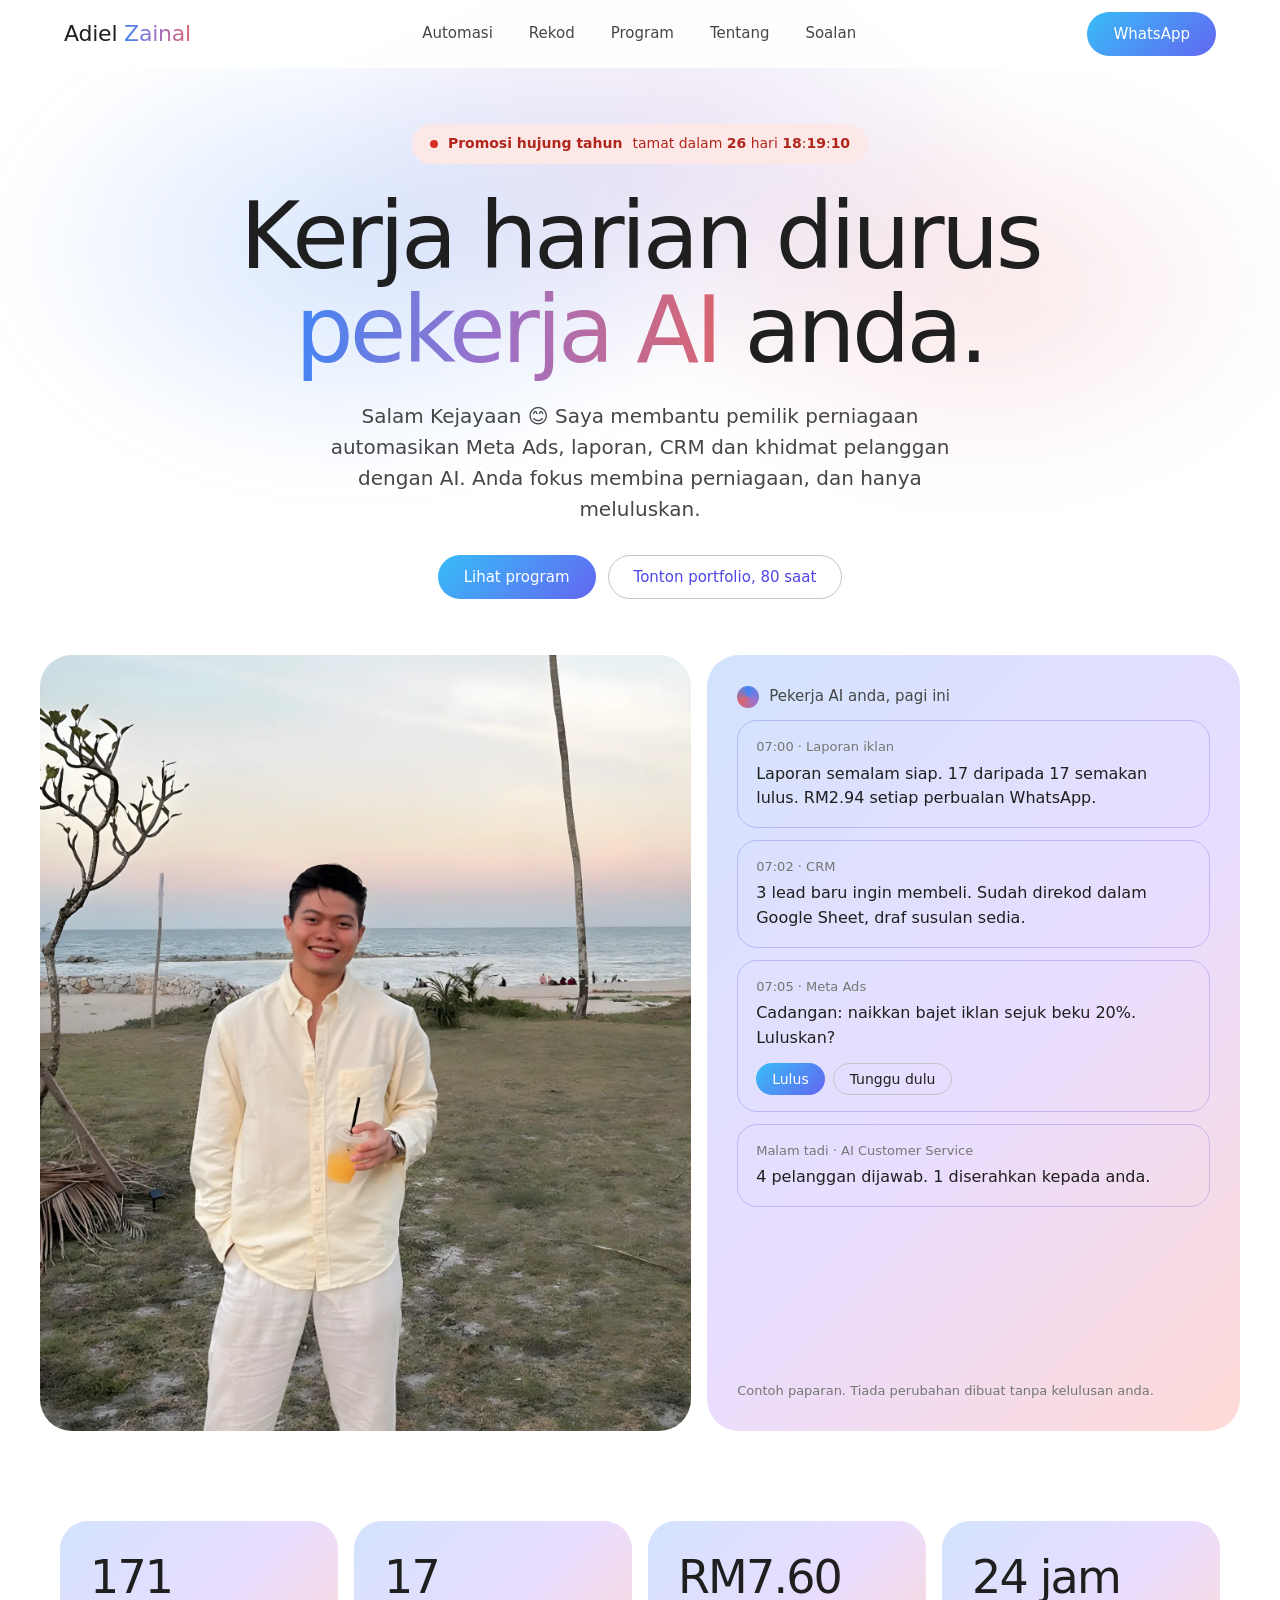
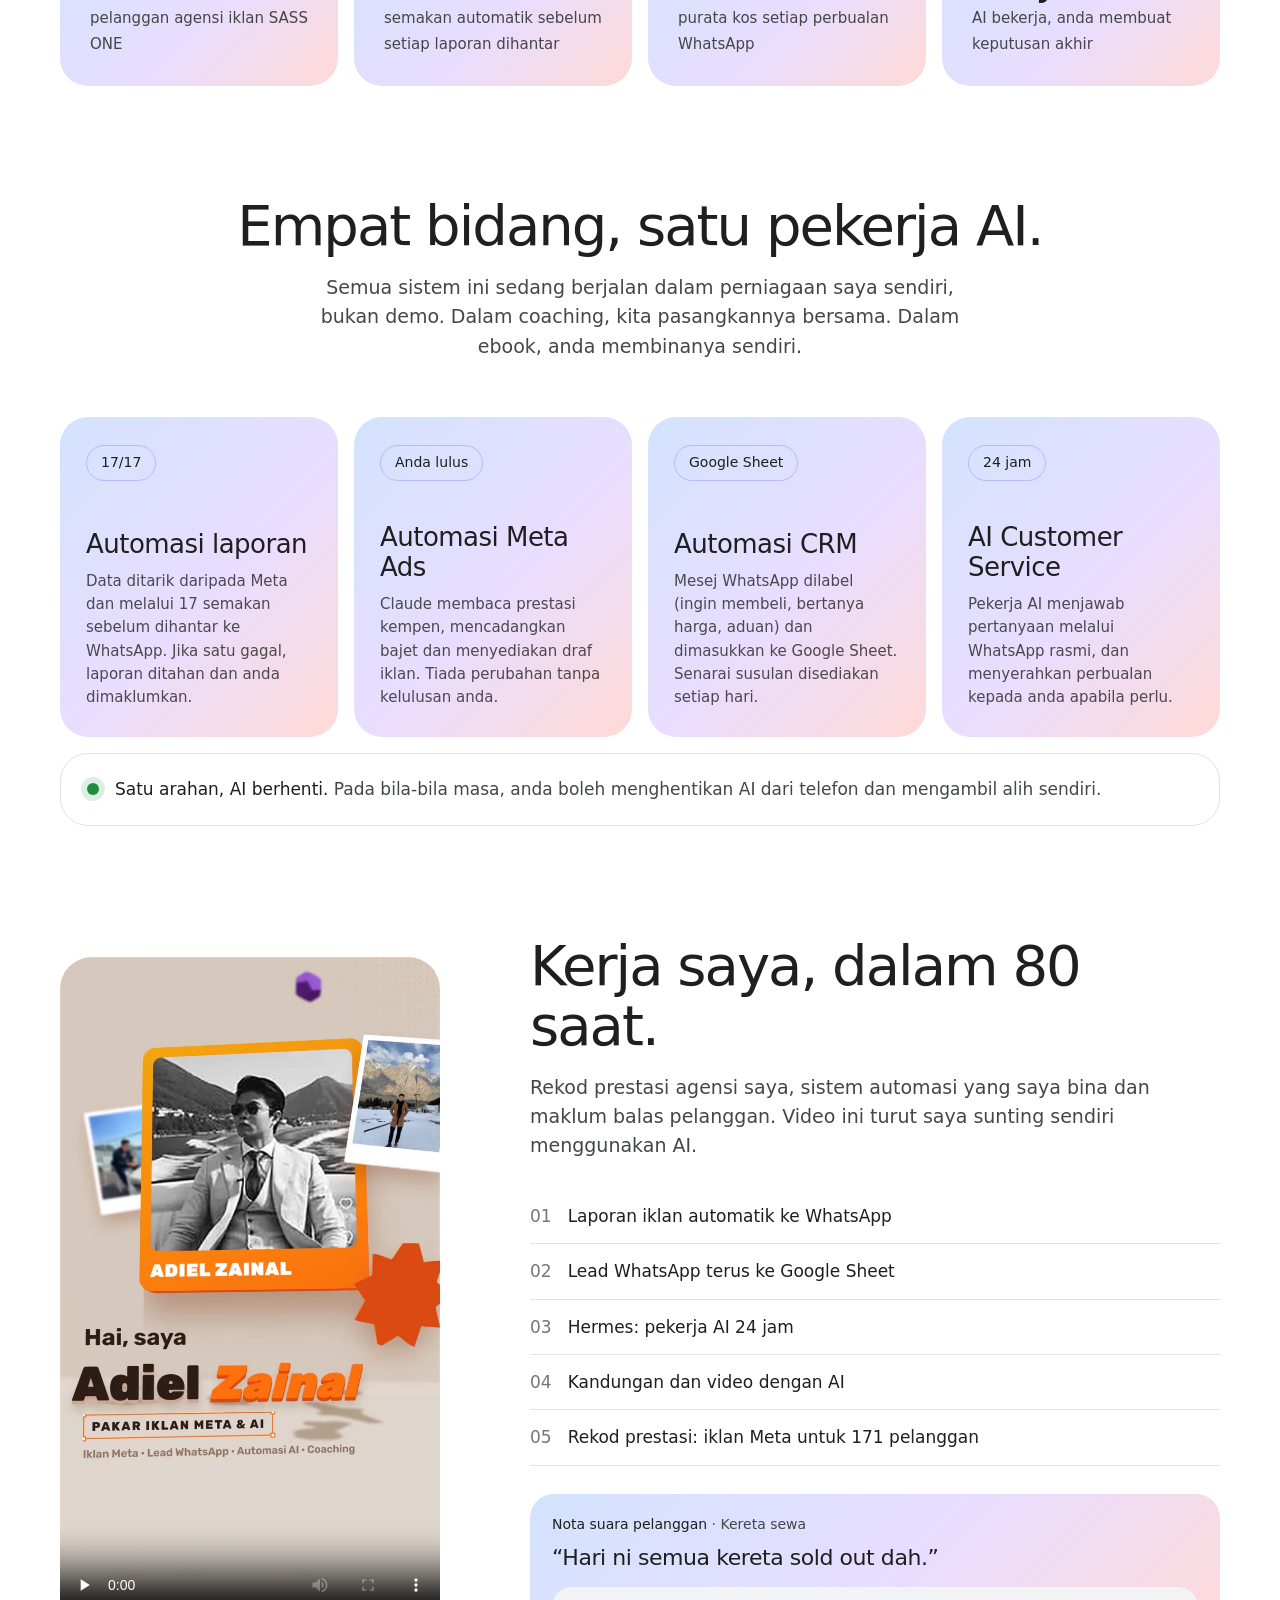
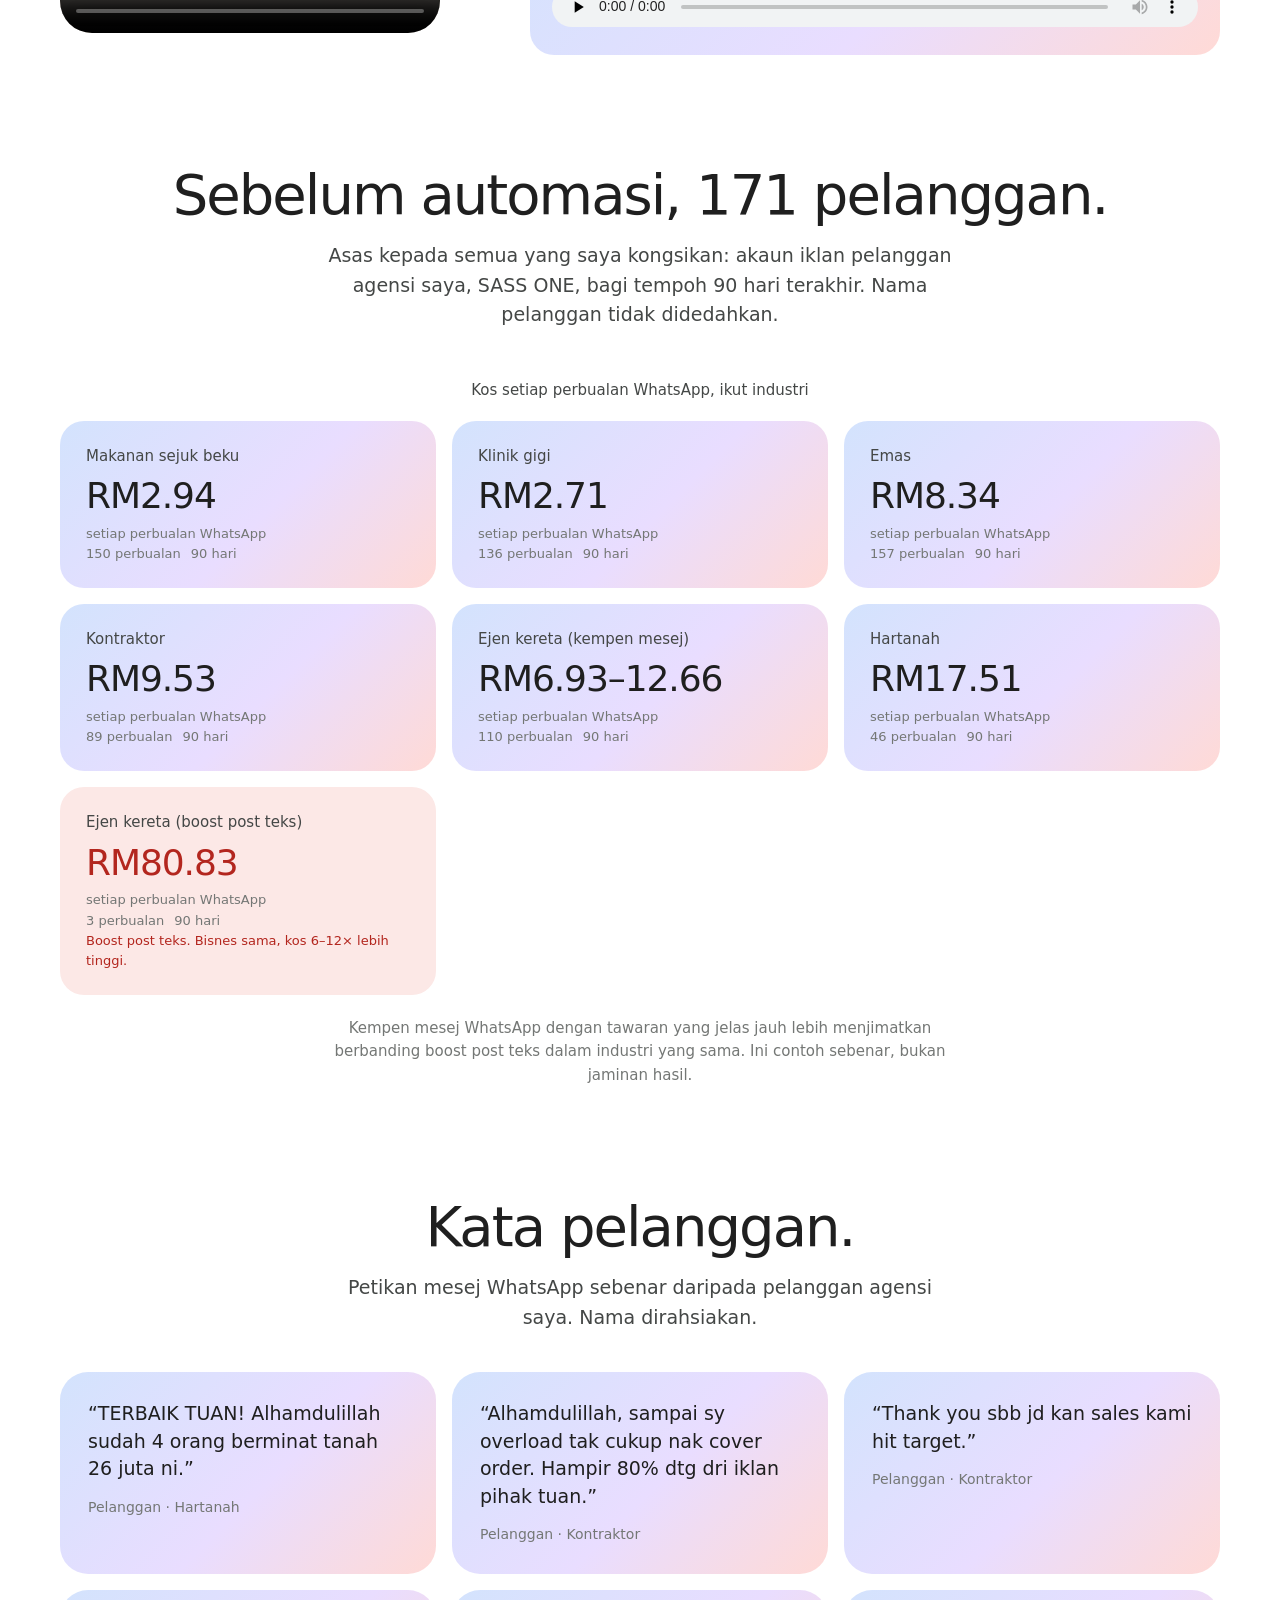
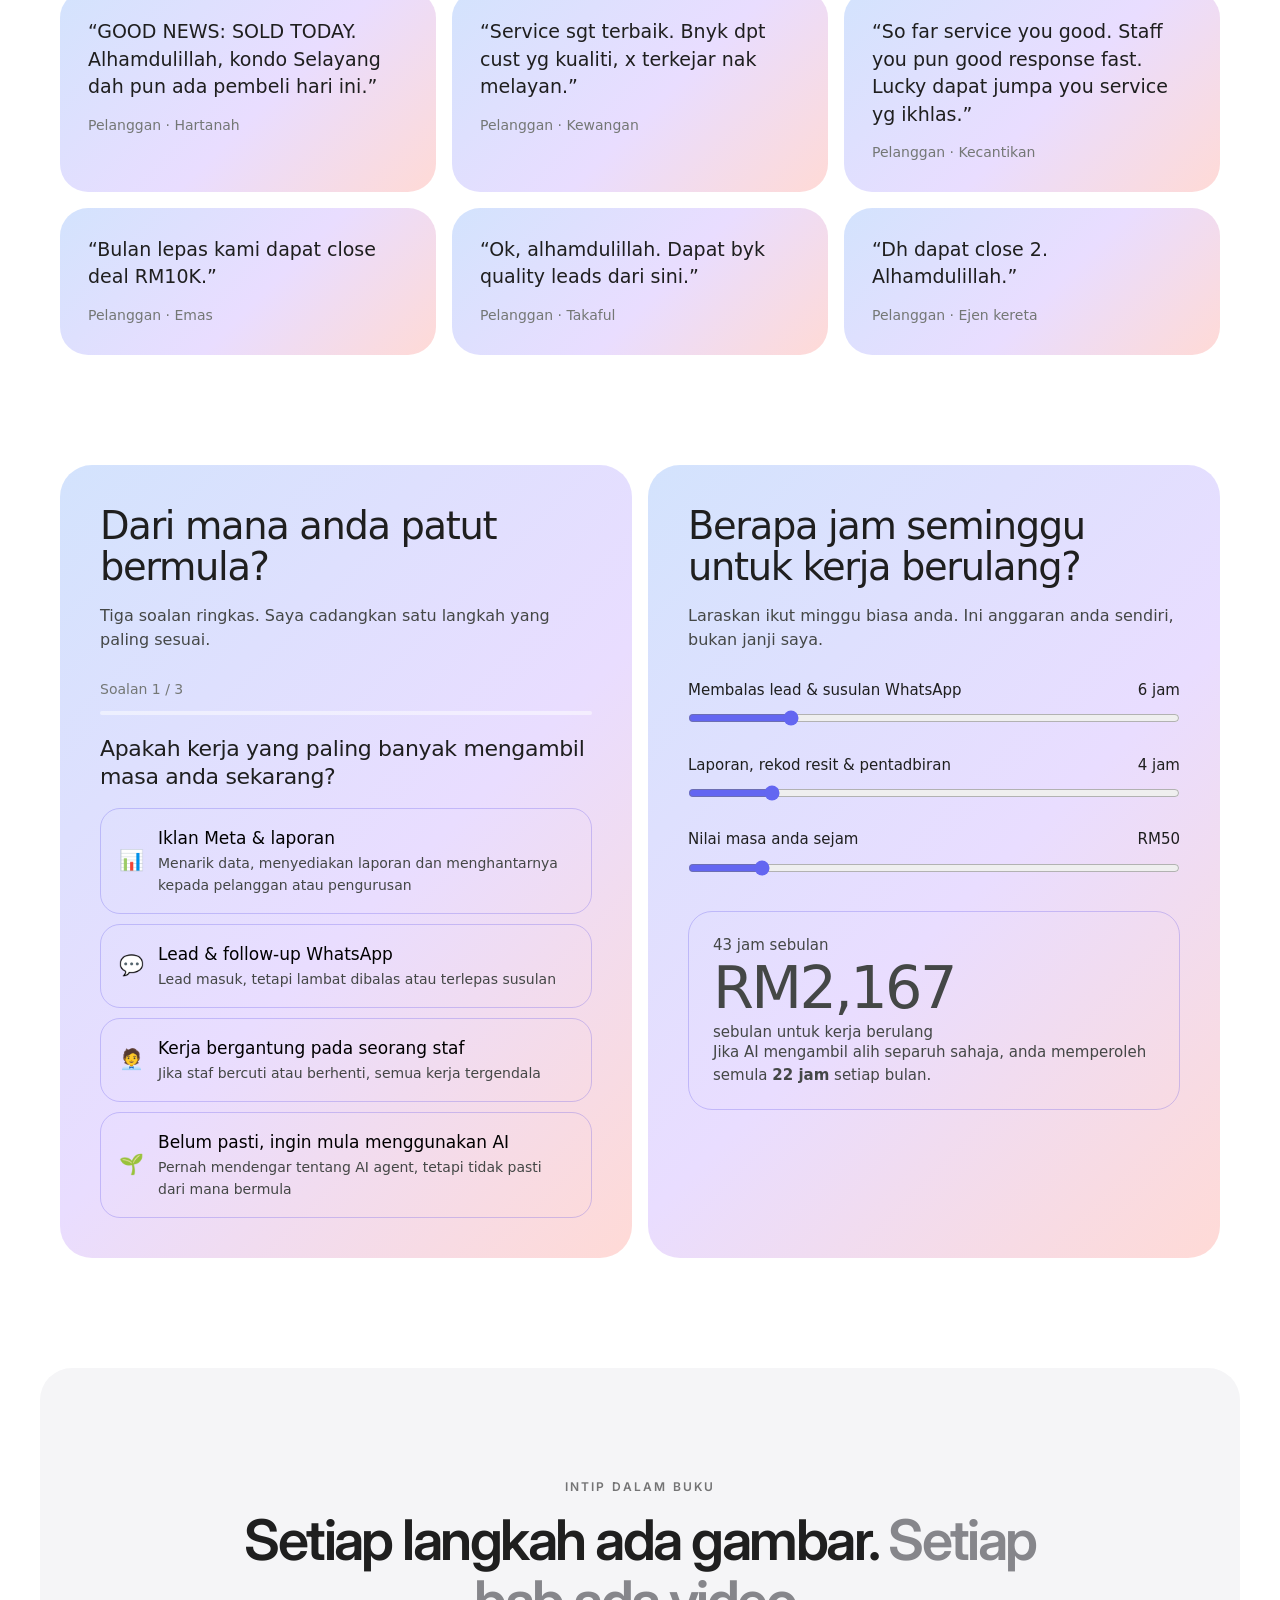
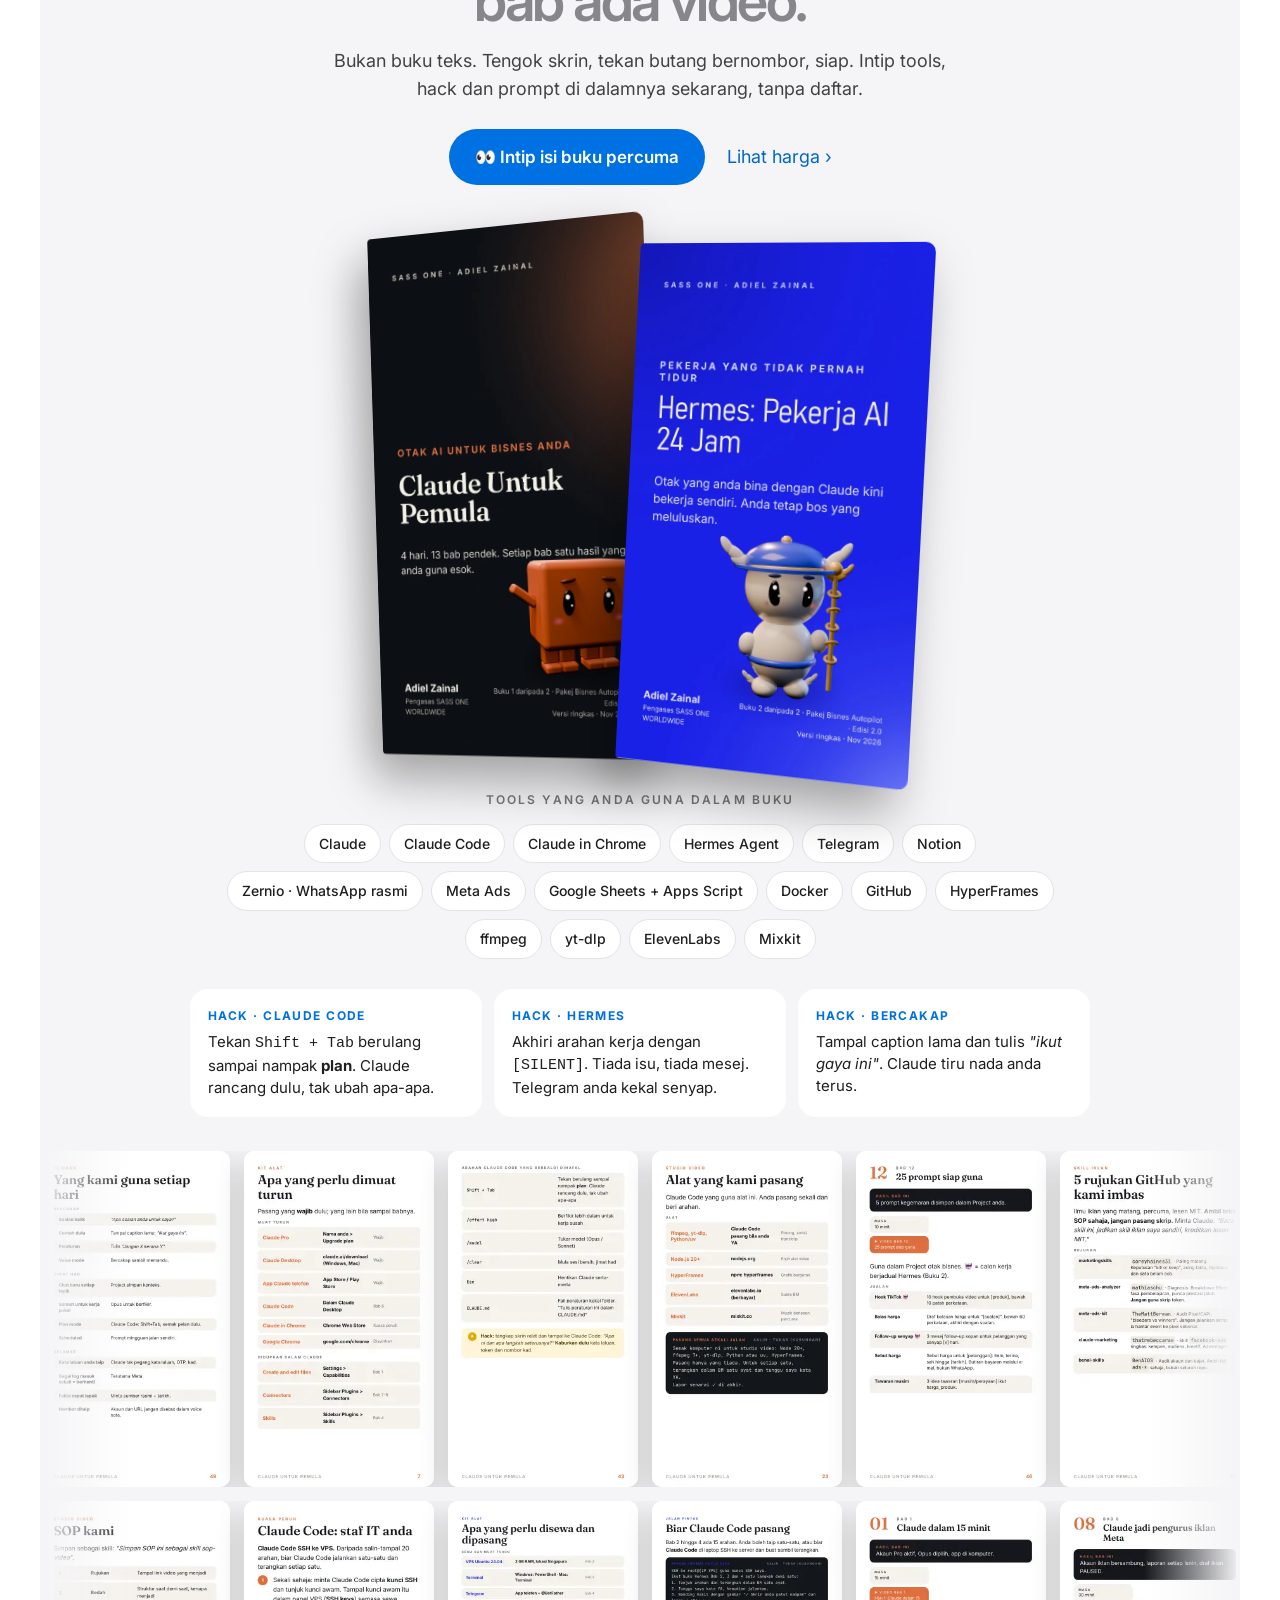
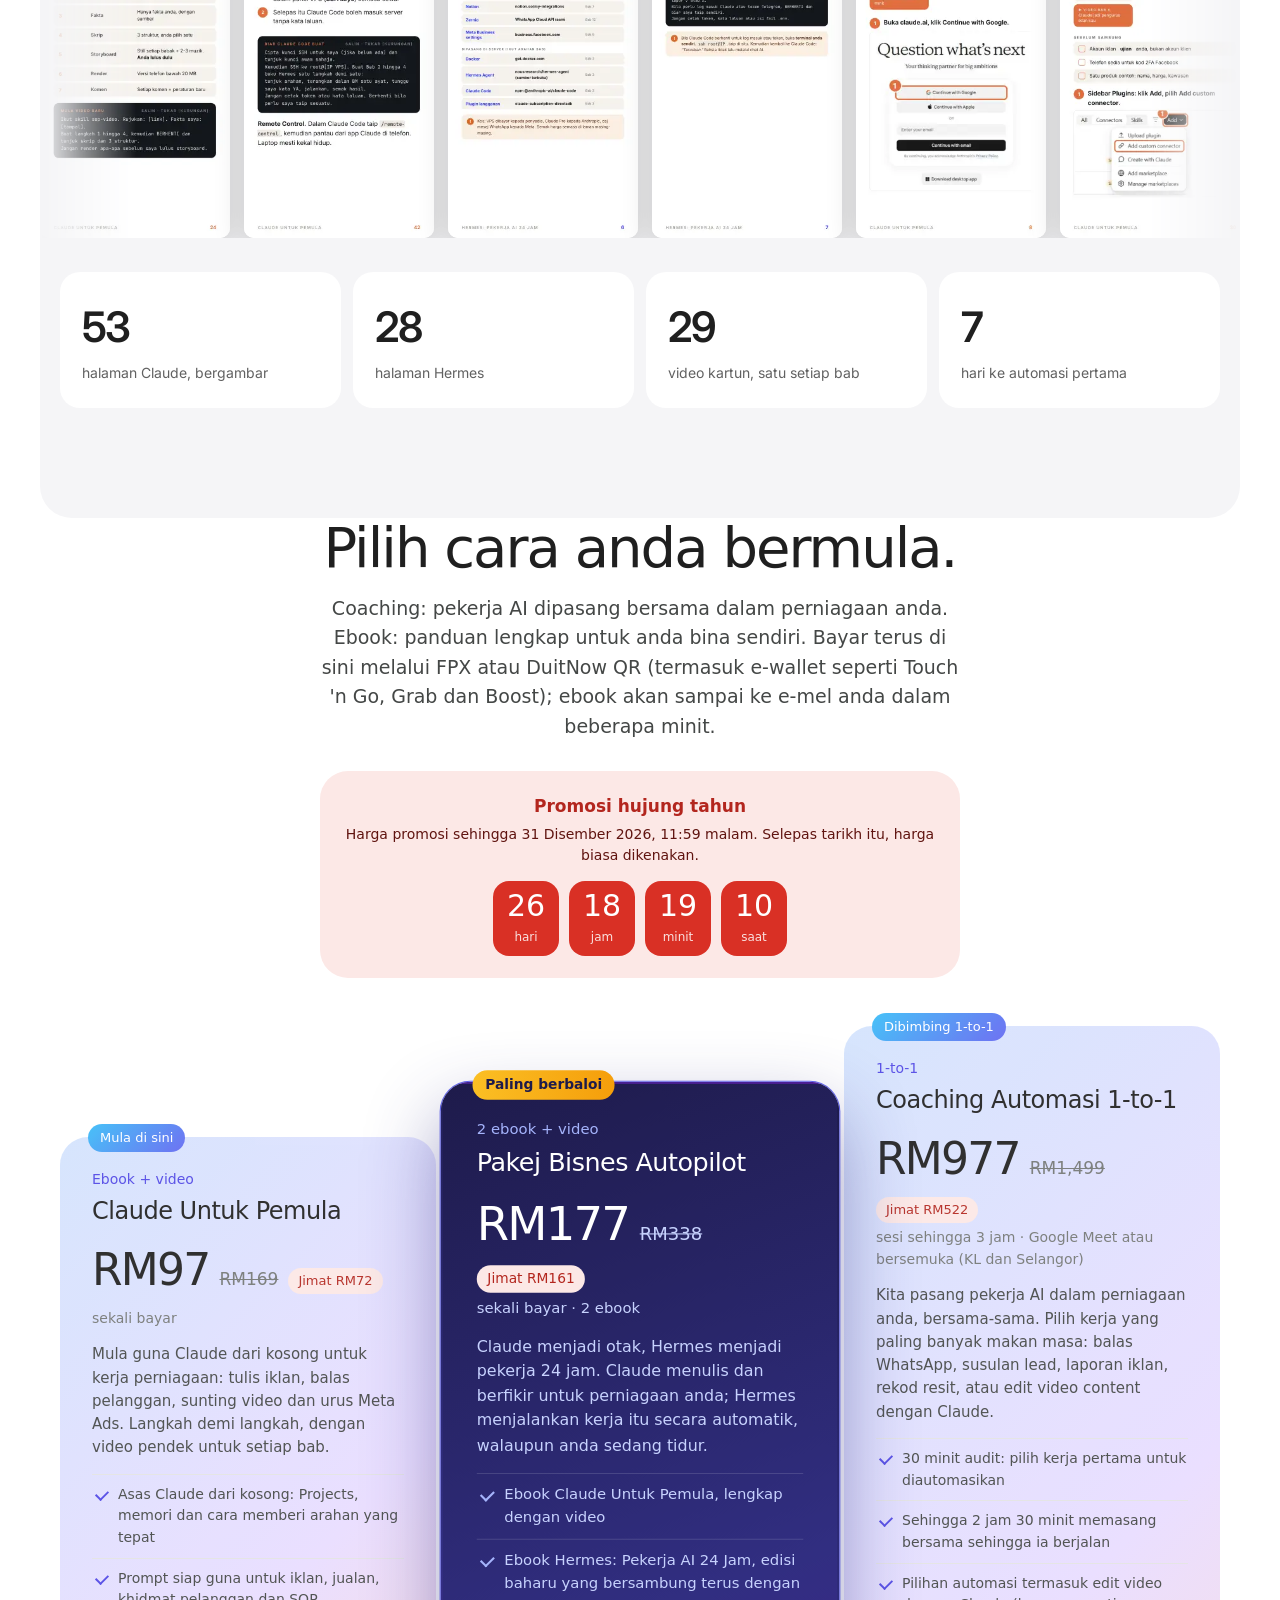
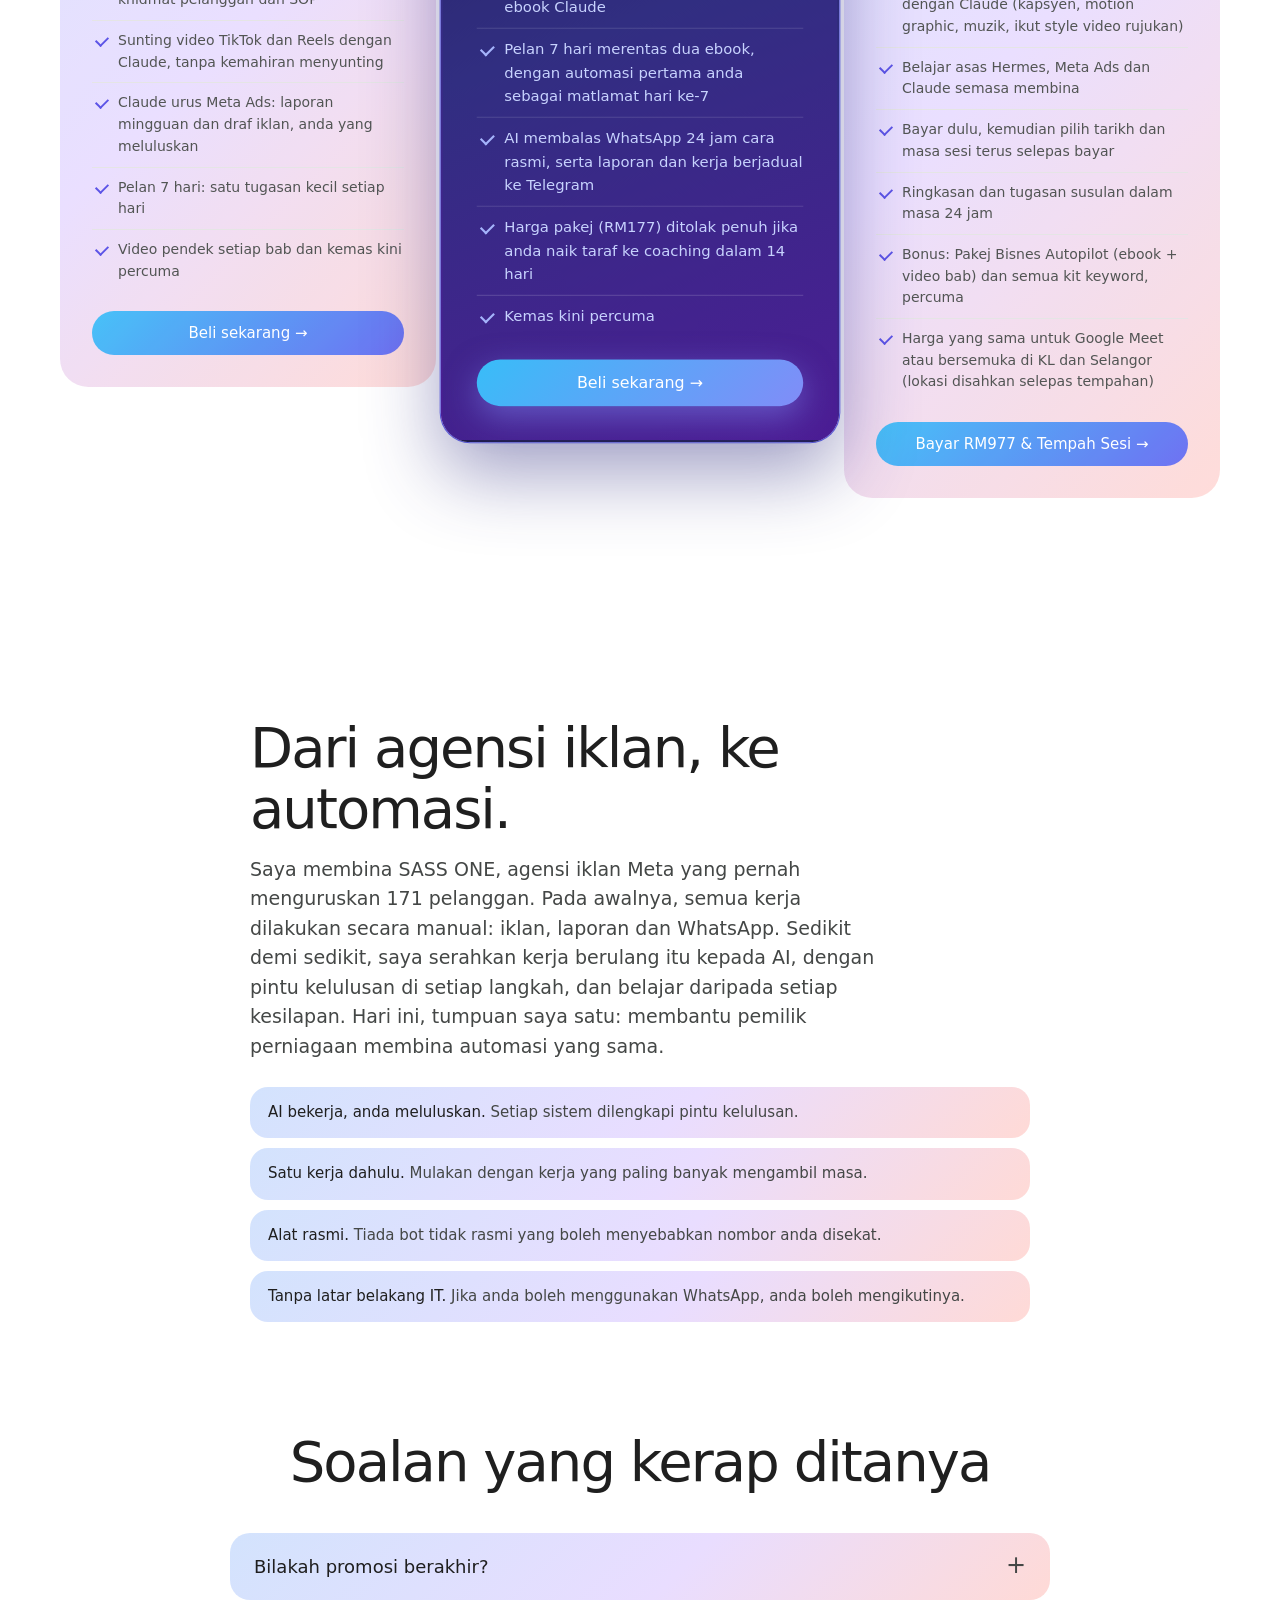
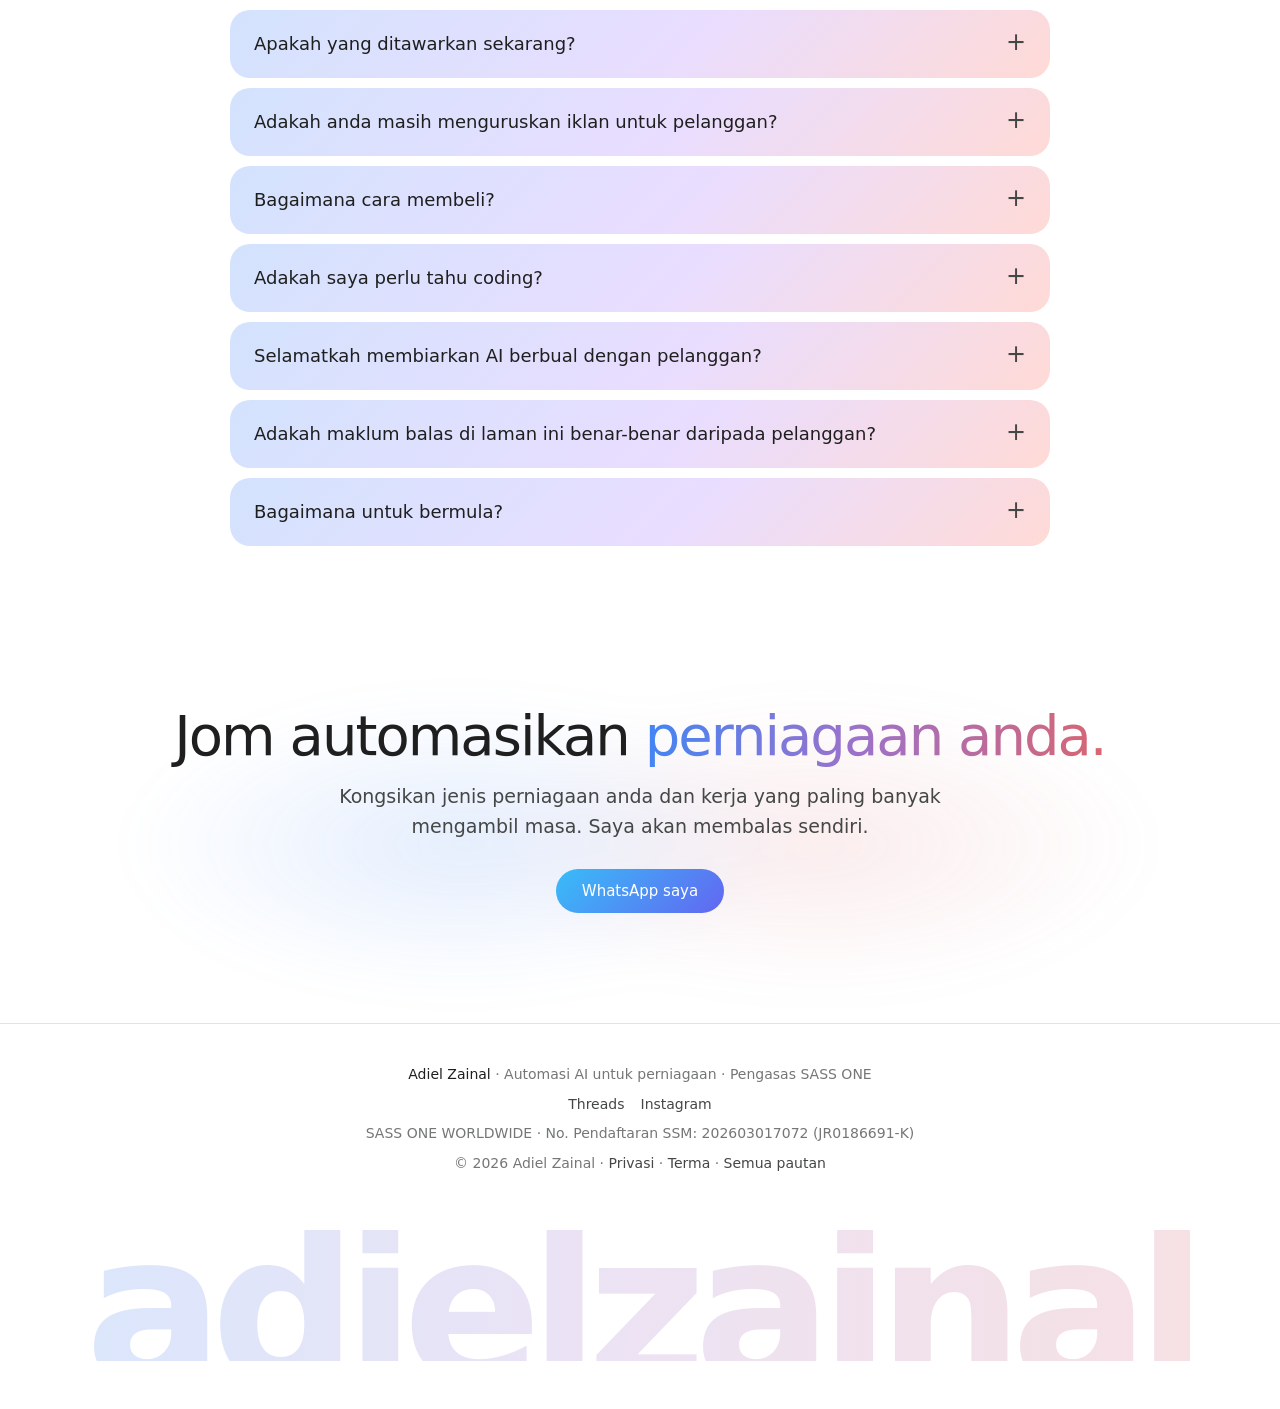
<file: index.html>
<!doctype html>
<html lang="ms">
<head>
<meta charset="utf-8">
<meta name="viewport" content="width=device-width, initial-scale=1, viewport-fit=cover">
<title>Adiel Zainal | Automasi AI untuk perniagaan</title>
<meta name="description" content="Adiel Zainal: coaching dan ebook automasi AI untuk pemilik perniagaan, merangkumi Meta Ads, laporan, CRM dan AI customer service. Disokong rekod prestasi agensi iklan SASS ONE bersama 171 pelanggan.">
<meta name="theme-color" content="#FFFFFF">
<meta property="og:type" content="website">
<meta property="og:title" content="Adiel Zainal · Automasi AI untuk perniagaan">
<meta property="og:description" content="Coaching dan ebook automasi AI untuk pemilik perniagaan: Meta Ads, laporan, CRM dan AI customer service.">
<meta property="og:image" content="https://adielzainal.com/aset/og.png">
<meta property="og:url" content="https://adielzainal.com/">
<meta name="twitter:card" content="summary_large_image">
<link rel="icon" href="data:image/svg+xml,%3Csvg xmlns='http://www.w3.org/2000/svg' viewBox='0 0 64 64'%3E%3Crect width='64' height='64' rx='32' fill='%231C1D20'/%3E%3Ctext x='32' y='43' font-family='Arial' font-size='30' text-anchor='middle' fill='%23FFFFFF'%3EA%3C/text%3E%3C/svg%3E">
<link rel="preconnect" href="https://fonts.googleapis.com">
<link rel="preconnect" href="https://fonts.gstatic.com" crossorigin>
<link href="https://fonts.googleapis.com/css2?family=Google+Sans+Flex:opsz,wght@8..144,400;8..144,500;8..144,600;8..144,800&family=Inter:wght@400;500;600;700&display=swap" rel="stylesheet">
<link rel="preload" as="image" href="aset/pantai-penuh-1600.webp">
<link rel="stylesheet" href="cahaya.css?v=5">
<link rel="stylesheet" href="pratonton.css?v=1">
<script src="config.js?v=31"></script>
</head>
<body>
<a class="langkau" href="#utama">Langkau ke kandungan</a>

<nav class="nav" aria-label="Utama"><div class="d">
  <a class="logo" href="#">Adiel <i>Zainal</i></a>
  <div class="m"><a href="#sistem">Automasi</a><a href="#bukti">Rekod</a><a href="#produk">Program</a><a href="#tentang">Tentang</a><a href="#soalan">Soalan</a></div>
  <a class="pb" href="#" data-wa="Hi Adiel, saya nak tanya pasal automasi AI untuk bisnes saya.">WhatsApp</a>
</div></nav>

<header class="hero">
  <a class="promo-bar" id="promo-bar" href="#produk" hidden>
    <i aria-hidden="true"></i><b data-promo-tajuk>Promosi hujung tahun</b>
    <span class="promo-bar-masa">tamat dalam <b data-kira="h">0</b> hari <b data-kira="j">00</b>:<b data-kira="m">00</b>:<b data-kira="d">00</b></span>
  </a>
  <h1>Kerja harian diurus <span>pekerja AI</span> anda.</h1>
  <p><span id="dari">Salam Kejayaan 😊</span> Saya membantu pemilik perniagaan automasikan Meta Ads, laporan, CRM dan khidmat pelanggan dengan AI. Anda fokus membina perniagaan, dan hanya meluluskan.</p>
  <div class="cta"><a class="pb" href="#produk">Lihat program</a><a class="sb" href="#portfolio">Tonton portfolio, 80 saat</a></div>
  <div class="panel">
    <figure class="foto muncul"><img src="aset/pantai-penuh-1600.webp" srcset="aset/pantai-penuh-1600.webp 1600w, aset/pantai-penuh-hd.webp 2360w" sizes="(max-width: 860px) 92vw, 640px" alt="Adiel Zainal di pantai" width="1600" height="1906" fetchpriority="high"></figure>
    <div class="kad-ai muncul" aria-label="Contoh kerja pekerja AI">
      <h3><i aria-hidden="true"></i>Pekerja AI anda, pagi ini</h3>
      <div class="msg"><small>07:00 · Laporan iklan</small>Laporan semalam siap. 17 daripada 17 semakan lulus. RM2.94 setiap perbualan WhatsApp.</div>
      <div class="msg"><small>07:02 · CRM</small>3 lead baru ingin membeli. Sudah direkod dalam Google Sheet, draf susulan sedia.</div>
      <div class="msg"><small>07:05 · Meta Ads</small>Cadangan: naikkan bajet iklan sejuk beku 20%. Luluskan?<div class="ok"><button type="button" data-jawab="Baik, dilaksanakan. Laporan saya hantar petang nanti.">Lulus</button><button type="button" data-jawab="Baik, tiada apa diubah. Saya tanya semula esok.">Tunggu dulu</button></div><p class="balas" aria-live="polite"></p></div>
      <div class="msg"><small>Malam tadi · AI Customer Service</small>4 pelanggan dijawab. 1 diserahkan kepada anda.</div>
      <p class="nota">Contoh paparan. Tiada perubahan dibuat tanpa kelulusan anda.</p>
    </div>
  </div>
</header>

<main id="utama">
  <section class="sek">
    <div class="angka muncul">
      <div><b>171</b><span>pelanggan agensi iklan SASS ONE</span></div>
      <div><b>17</b><span>semakan automatik sebelum setiap laporan dihantar</span></div>
      <div><b>RM7.60</b><span>purata kos setiap perbualan WhatsApp</span></div>
      <div><b>24 jam</b><span>AI bekerja, anda membuat keputusan akhir</span></div>
    </div>
  </section>

  <section class="sek" id="sistem">
    <h2 class="muncul">Empat bidang, satu pekerja AI.</h2>
    <p class="p muncul">Semua sistem ini sedang berjalan dalam perniagaan saya sendiri, bukan demo. Dalam coaching, kita pasangkannya bersama. Dalam ebook, anda membinanya sendiri.</p>
    <div class="bid">
      <div class="muncul"><b>17/17</b><h3>Automasi laporan</h3><p>Data ditarik daripada Meta dan melalui 17 semakan sebelum dihantar ke WhatsApp. Jika satu gagal, laporan ditahan dan anda dimaklumkan.</p></div>
      <div class="muncul"><b>Anda lulus</b><h3>Automasi Meta Ads</h3><p>Claude membaca prestasi kempen, mencadangkan bajet dan menyediakan draf iklan. Tiada perubahan tanpa kelulusan anda.</p></div>
      <div class="muncul"><b>Google Sheet</b><h3>Automasi CRM</h3><p>Mesej WhatsApp dilabel (ingin membeli, bertanya harga, aduan) dan dimasukkan ke Google Sheet. Senarai susulan disediakan setiap hari.</p></div>
      <div class="muncul"><b>24 jam</b><h3>AI Customer Service</h3><p>Pekerja AI menjawab pertanyaan melalui WhatsApp rasmi, dan menyerahkan perbualan kepada anda apabila perlu.</p></div>
    </div>
    <div class="henti muncul"><i aria-hidden="true"></i><p><b>Satu arahan, AI berhenti.</b> Pada bila-bila masa, anda boleh menghentikan AI dari telefon dan mengambil alih sendiri.</p></div>
  </section>

  <section class="sek portfolio" id="portfolio">
    <div class="video muncul"><video controls playsinline preload="none" poster="aset/portfolio-poster.webp?v=draf5" width="720" height="1280"><source src="aset/portfolio.mp4?v=draf5" type="video/mp4"></video></div>
    <div class="muncul">
      <h2 class="kiri">Kerja saya, dalam 80 saat.</h2>
      <p class="p kiri">Rekod prestasi agensi saya, sistem automasi yang saya bina dan maklum balas pelanggan. Video ini turut saya sunting sendiri menggunakan AI.</p>
      <ol class="senarai-kerja"><li>Laporan iklan automatik ke WhatsApp</li><li>Lead WhatsApp terus ke Google Sheet</li><li>Hermes: pekerja AI 24 jam</li><li>Kandungan dan video dengan AI</li><li>Rekod prestasi: iklan Meta untuk 171 pelanggan</li></ol>
      <figure class="suara"><figcaption><b>Nota suara pelanggan</b> · Kereta sewa</figcaption><blockquote>“Hari ni semua kereta sold out dah.”</blockquote><audio controls preload="none" src="aset/suara-kereta-sewa.mp3"></audio></figure>
    </div>
  </section>

  <section class="sek" id="bukti" hidden>
    <h2 class="muncul" id="bukti-tajuk">Sebelum automasi, 171 pelanggan.</h2>
    <p class="p muncul">Asas kepada semua yang saya kongsikan: akaun iklan pelanggan agensi saya, SASS ONE, bagi tempoh 90 hari terakhir. Nama pelanggan tidak didedahkan.</p>
    <div id="bukti-angka" class="angka-kecil"></div>
    <div class="galeri-kepala" id="galeri-kepala" hidden>
      <h3>Kos setiap perbualan WhatsApp, ikut industri</h3>
      <div class="galeri-kawal"><span id="galeri-kiraan">01 / 07</span><button type="button" id="galeri-kiri" aria-label="Sebelum">←</button><button type="button" id="galeri-kanan" aria-label="Seterusnya">→</button></div>
    </div>
    <div class="galeri" id="bukti-kes" hidden aria-label="Kes sebenar ikut industri"></div>
    <p class="galeri-nota" id="galeri-nota" hidden>Kempen mesej WhatsApp dengan tawaran yang jelas jauh lebih menjimatkan berbanding boost post teks dalam industri yang sama. Ini contoh sebenar, bukan jaminan hasil.</p>
    <h2 class="muncul kata-tajuk">Kata pelanggan.</h2>
    <p class="p muncul">Petikan mesej WhatsApp sebenar daripada pelanggan agensi saya. Nama dirahsiakan.</p>
    <div class="testimoni" id="bukti-testimoni"></div>
  </section>

  <section class="sek dua">
    <div id="kuiz" class="kotak muncul">
      <h2 class="kiri">Dari mana anda patut bermula?</h2>
      <p class="p kiri">Tiga soalan ringkas. Saya cadangkan satu langkah yang paling sesuai.</p>
      <div class="kuiz" id="kuiz-kotak" aria-live="polite"></div>
    </div>
    <div id="kira" class="kotak muncul">
      <h2 class="kiri">Berapa jam seminggu untuk kerja berulang?</h2>
      <p class="p kiri">Laraskan ikut minggu biasa anda. Ini anggaran anda sendiri, bukan janji saya.</p>
      <form class="kira" id="kira-borang" onsubmit="return false">
        <label for="i-lead">Membalas lead &amp; susulan WhatsApp <output id="o-lead">6 jam</output></label>
        <input type="range" id="i-lead" min="0" max="30" value="6">
        <label for="i-admin">Laporan, rekod resit &amp; pentadbiran <output id="o-admin">4 jam</output></label>
        <input type="range" id="i-admin" min="0" max="25" value="4">
        <label for="i-kadar">Nilai masa anda sejam <output id="o-kadar">RM50</output></label>
        <input type="range" id="i-kadar" min="10" max="300" step="10" value="50">
        <div class="kira-hasil">
          <p><span id="h-jam">43</span> jam sebulan</p>
          <p class="besar">RM<span id="h-rm">2,167</span><small>sebulan untuk kerja berulang</small></p>
          <p>Jika AI mengambil alih separuh sahaja, anda memperoleh semula <b id="h-separuh">22 jam</b> setiap bulan.</p>
        </div>
      </form>
    </div>
  </section>

  <section class="sek pratonton" id="buku">
    <p class="pt-lbl">Intip dalam buku</p>
    <h2>Setiap langkah ada gambar. <span>Setiap bab ada video.</span></h2>
    <p class="pt-lead">Bukan buku teks. Tengok skrin, tekan butang bernombor, siap. Intip tools, hack dan prompt di dalamnya sekarang, tanpa daftar.</p>
    <div class="pt-cta"><button type="button" class="pt-btn" data-buka-bab>👀 Intip isi buku percuma</button><a class="pt-lnk" href="#produk">Lihat harga ›</a></div>
    <div class="buku-3d"><img src="aset/intip/kulit-claude.webp" alt="Kulit ebook Claude Untuk Pemula" width="300" height="532"><img src="aset/intip/kulit-hermes.webp" alt="Kulit ebook Hermes: Pekerja AI 24 Jam" width="300" height="532"></div>
    <p class="pt-lbl">Tools yang anda guna dalam buku</p>
    <div class="pt-tools"><span>Claude</span><span>Claude Code</span><span>Claude in Chrome</span><span>Hermes Agent</span><span>Telegram</span><span>Notion</span><span>Zernio · WhatsApp rasmi</span><span>Meta Ads</span><span>Google Sheets + Apps Script</span><span>Docker</span><span>GitHub</span><span>HyperFrames</span><span>ffmpeg</span><span>yt-dlp</span><span>ElevenLabs</span><span>Mixkit</span></div>
    <div class="pt-hack"><div><span class="hk">Hack · Claude Code</span><p>Tekan <code>Shift + Tab</code> berulang sampai nampak <b>plan</b>. Claude rancang dulu, tak ubah apa-apa.</p></div>
    <div><span class="hk">Hack · Hermes</span><p>Akhiri arahan kerja dengan <code>[SILENT]</code>. Tiada isu, tiada mesej. Telegram anda kekal senyap.</p></div>
    <div><span class="hk">Hack · Bercakap</span><p>Tampal caption lama dan tulis <i>"ikut gaya ini"</i>. Claude tiru nada anda terus.</p></div></div>
    <div class="dinding" data-dinding></div>
    <div class="pt-angka"><div><b>53</b><span>halaman Claude, bergambar</span></div><div><b>28</b><span>halaman Hermes</span></div><div><b>29</b><span>video kartun, satu setiap bab</span></div><div><b>7</b><span>hari ke automasi pertama</span></div></div>
  </section>

  <section class="sek" id="produk">
    <h2 class="muncul">Pilih cara anda bermula.</h2>
    <div class="produk-sub muncul"><p class="p" data-bila-bcl="Coaching: pekerja AI dipasang bersama dalam perniagaan anda. Ebook: panduan lengkap untuk anda bina sendiri. Bayar terus di sini melalui FPX atau DuitNow QR (termasuk e-wallet seperti Touch 'n Go, Grab dan Boost); ebook akan sampai ke e-mel anda dalam beberapa minit." data-ikut-saluran="Coaching: pekerja AI dipasang bersama dalam perniagaan anda. Ebook: panduan lengkap untuk anda bina sendiri. Tekan butang beli dan hantar nama produk kepada saya melalui DM Instagram.">Coaching: pekerja AI dipasang bersama dalam perniagaan anda. Ebook: panduan lengkap untuk anda bina sendiri. Ebook dijual di laman ini sahaja dan dihantar ke e-mel; coaching boleh ditempah melalui WhatsApp.</p></div>
    <div class="promo-kira" id="promo-kira" hidden>
          <p class="promo-kira-tajuk" data-promo-tajuk>Promosi hujung tahun</p>
          <p class="promo-kira-nota">Harga promosi sehingga <span data-promo-tarikh>31 Disember 2026</span>, 11:59 malam. Selepas tarikh itu, harga biasa dikenakan.</p>
          <div class="promo-kira-masa" role="timer" aria-label="Baki masa promosi">
            <div><b data-kira="h">0</b><span>hari</span></div>
            <div><b data-kira="j">00</b><span>jam</span></div>
            <div><b data-kira="m">00</b><span>minit</span></div>
            <div><b data-kira="d">00</b><span>saat</span></div>
          </div>
        </div>
    <div class="grid-produk" id="senarai-produk"></div>
  </section>

  <section class="sek" id="tentang">
    <div class="tentang tanpa-foto">
      <div class="muncul">
        <h2 class="kiri">Dari agensi iklan, ke automasi.</h2>
        <p class="p kiri">Saya membina SASS ONE, agensi iklan Meta yang pernah menguruskan 171 pelanggan. Pada awalnya, semua kerja dilakukan secara manual: iklan, laporan dan WhatsApp. Sedikit demi sedikit, saya serahkan kerja berulang itu kepada AI, dengan pintu kelulusan di setiap langkah, dan belajar daripada setiap kesilapan. Hari ini, tumpuan saya satu: membantu pemilik perniagaan membina automasi yang sama.</p>
        <ul class="prinsip">
          <li><b>AI bekerja, anda meluluskan.</b> Setiap sistem dilengkapi pintu kelulusan.</li>
          <li><b>Satu kerja dahulu.</b> Mulakan dengan kerja yang paling banyak mengambil masa.</li>
          <li><b>Alat rasmi.</b> Tiada bot tidak rasmi yang boleh menyebabkan nombor anda disekat.</li>
          <li><b>Tanpa latar belakang IT.</b> Jika anda boleh menggunakan WhatsApp, anda boleh mengikutinya.</li>
        </ul>
      </div>
    </div>
  </section>

  <section class="sek" id="soalan">
    <h2 class="muncul">Soalan yang kerap ditanya</h2>
    <div class="faq">
      <details><summary>Bilakah promosi berakhir?</summary><p>Pada 31 Disember 2026, 11:59 malam. Selepas itu, harga biasa dikenakan: ebook RM169 setiap satu dan coaching 1-to-1 RM1,499 (Google Meet, atau bersemuka di KL dan Selangor).</p></details>
      <details><summary>Apakah yang ditawarkan sekarang?</summary><p>Tiga pilihan. Ebook Claude Untuk Pemula: mula guna Claude dari kosong untuk iklan, kandungan, video dan Meta Ads. Pakej Bisnes Autopilot: ebook Claude bersama ebook Hermes: Pekerja AI 24 Jam, supaya kerja Claude berjalan sendiri. Coaching Automasi 1-to-1: kita pasang pekerja AI dalam perniagaan anda bersama-sama, sambil anda belajar Hermes, Meta Ads dan Claude.</p></details>
      <details><summary>Adakah anda masih menguruskan iklan untuk pelanggan?</summary><p>Tumpuan saya kini ialah automasi, melalui coaching dan ebook. Rekod prestasi iklan di laman ini ialah pengalaman agensi saya, SASS ONE, dan menjadi asas kepada sistem yang saya kongsikan.</p></details>
      <details><summary>Bagaimana cara membeli?</summary><p data-bila-bcl="Tekan Beli sekarang pada kad produk. Anda akan dibawa ke halaman bayaran BCL.my yang selamat (FPX atau DuitNow QR (termasuk e-wallet seperti Touch 'n Go, Grab dan Boost)). Selepas pembayaran, pautan muat turun ebook dihantar terus ke e-mel anda. Untuk coaching, anda memilih tarikh dan masa sesi semasa membuat pembayaran." data-ikut-saluran="Tekan butang beli pada kad produk. DM Instagram akan dibuka; tulis nama produk yang anda mahu, dan saya akan menghantar butiran pembayaran. Ebook dihantar dalam bentuk PDF.">Ebook hanya boleh dibeli di laman ini (pembayaran selamat melalui BCL.my) dan dihantar ke e-mel anda; ebook tidak dijual melalui WhatsApp. Coaching boleh ditempah melalui WhatsApp atau di <a href="coaching">halaman coaching</a>.</p></details>
      <details><summary>Adakah saya perlu tahu coding?</summary><p>Tidak. Saya sendiri bukan developer. Semua yang saya ajar direka untuk pemilik perniagaan tanpa latar belakang IT.</p></details>
      <details><summary>Selamatkah membiarkan AI berbual dengan pelanggan?</summary><p>Itulah sebabnya setiap sistem saya mempunyai pintu kelulusan dan butang henti. AI bermula dengan draf yang anda luluskan, dan hanya menjawab sendiri untuk soalan yang selamat, selepas diuji.</p></details>
      <details><summary>Adakah maklum balas di laman ini benar-benar daripada pelanggan?</summary><p>Ya. Semuanya petikan mesej WhatsApp sebenar daripada pelanggan agensi saya. Nama dirahsiakan untuk menjaga privasi mereka.</p></details>
      <details><summary>Bagaimana untuk bermula?</summary><p><a href="#" data-wa="Hi Adiel, saya nak mula. Bisnes saya: ">Hubungi saya di WhatsApp</a> dan kongsikan jenis perniagaan anda serta cabaran terbesar anda sekarang.</p></details>
    </div>
  </section>

  <section class="sek penutup muncul">
    <h2>Jom automasikan <span>perniagaan anda.</span></h2>
    <p class="p">Kongsikan jenis perniagaan anda dan kerja yang paling banyak mengambil masa. Saya akan membalas sendiri.</p>
    <a class="pb" href="#" data-wa="Hi Adiel, saya nak automasikan bisnes saya. Kerja yang paling makan masa: ">WhatsApp saya</a>
  </section>
</main>

<footer class="kaki">
  <p><b data-isi="nama">Adiel Zainal</b> · <span data-isi="peranan">Automasi AI untuk perniagaan</span></p>
  <p class="sosial" id="sosial"></p>
  <p id="sah"></p>
  <p>© <span id="tahun"></span> Adiel Zainal · <a href="privasi.html">Privasi</a> · <a href="terma">Terma</a> · <a href="links.html">Semua pautan</a></p>
  <div class="ukiran" aria-hidden="true"><span>adielzainal</span></div>
</footer>

<div class="bar-bawah" id="bar-bawah">
  <a class="pb" href="#" data-wa="Hi Adiel, saya nak tanya pasal automasi AI untuk bisnes saya.">WhatsApp saya</a>
  <a class="sb" href="#kuiz">Kuiz</a>
</div>

<script src="app.js?v=26"></script>
<script src="cahaya.js?v=24"></script>
<script src="intip.js?v=24"></script>
</body>
</html>
</file>
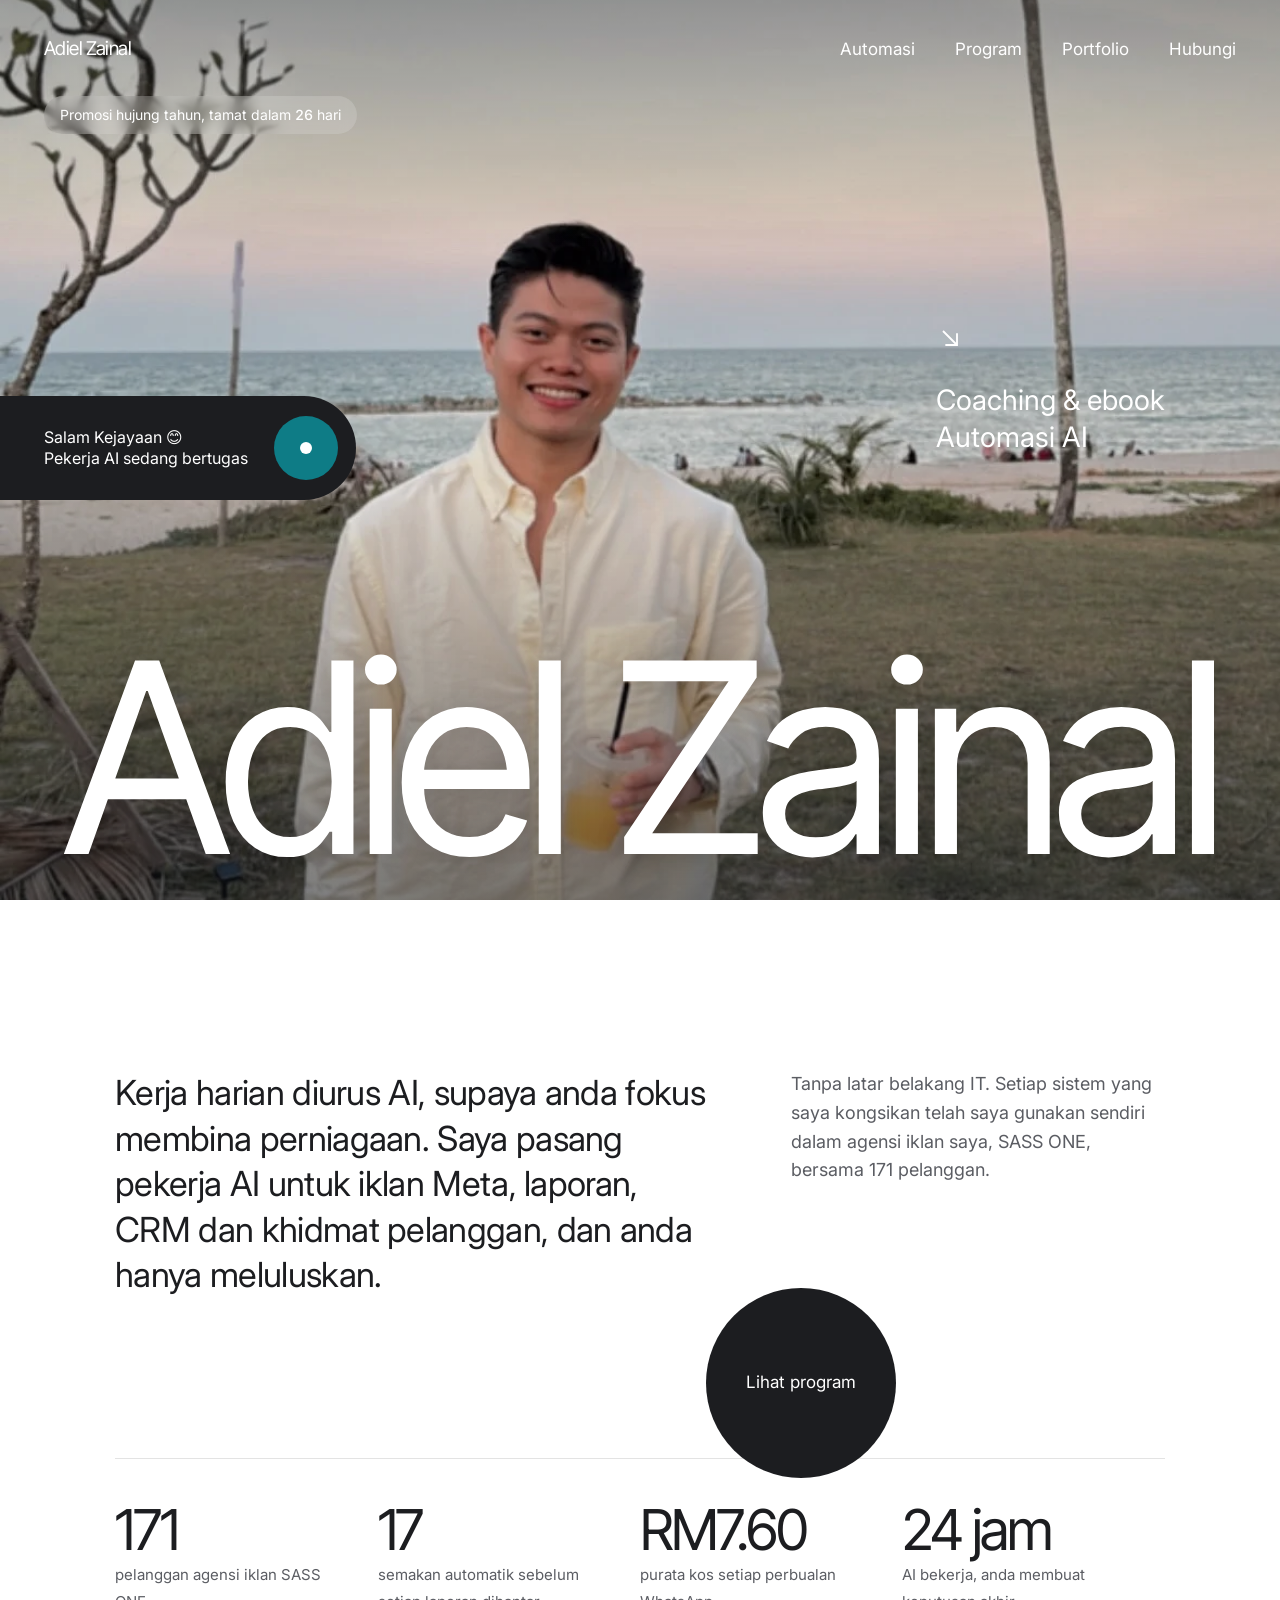
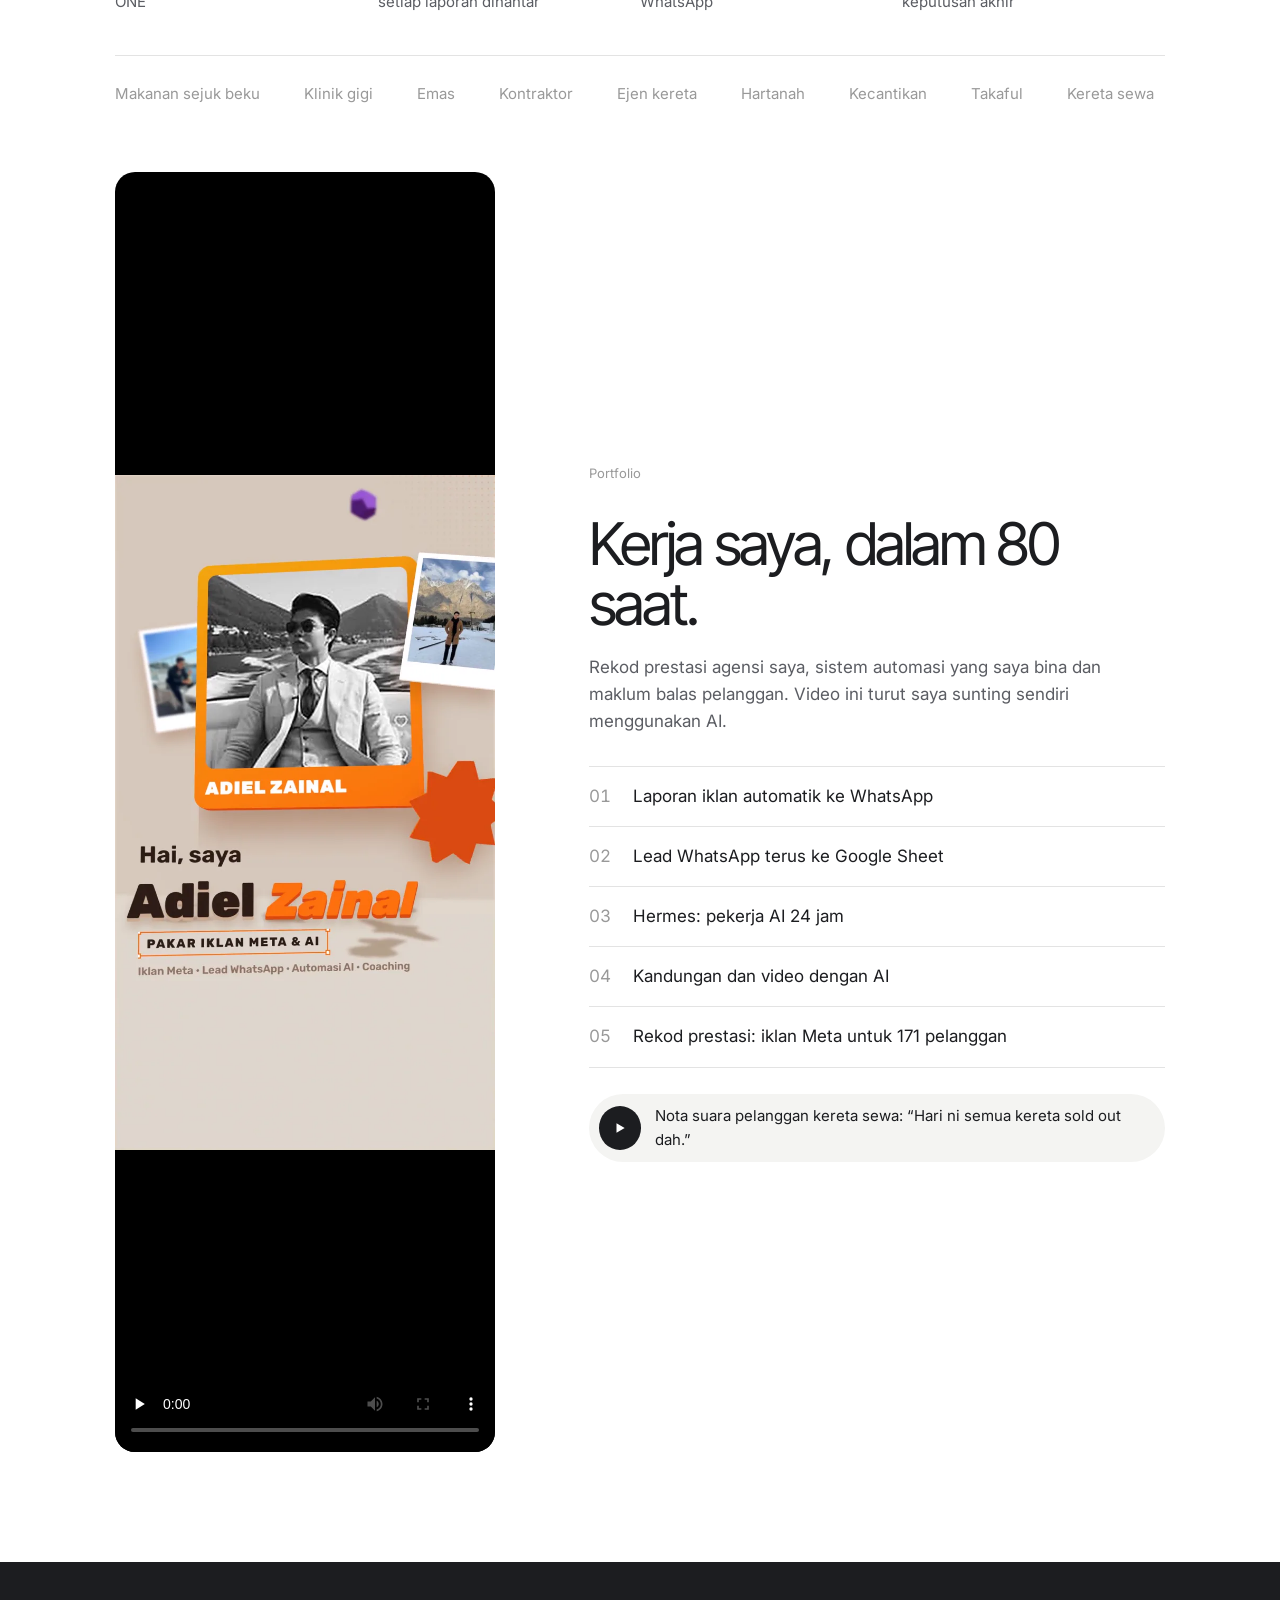
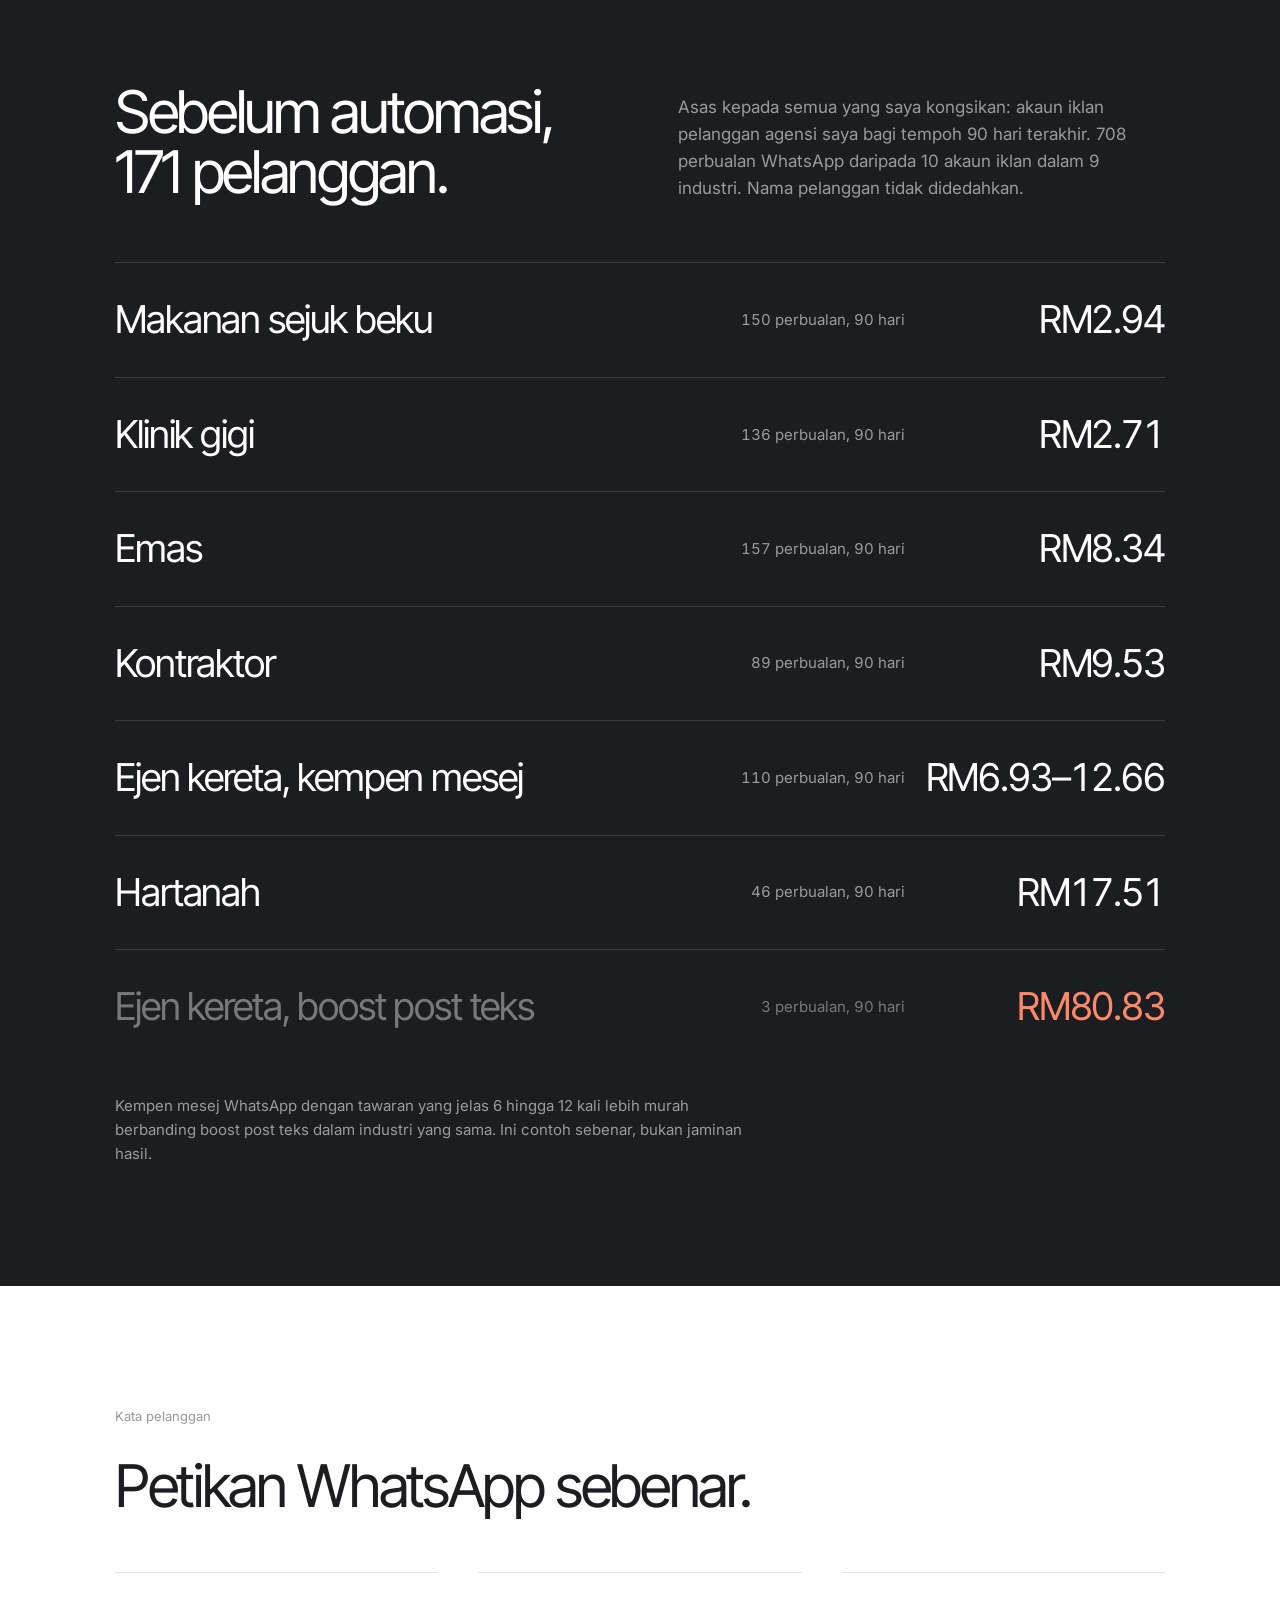
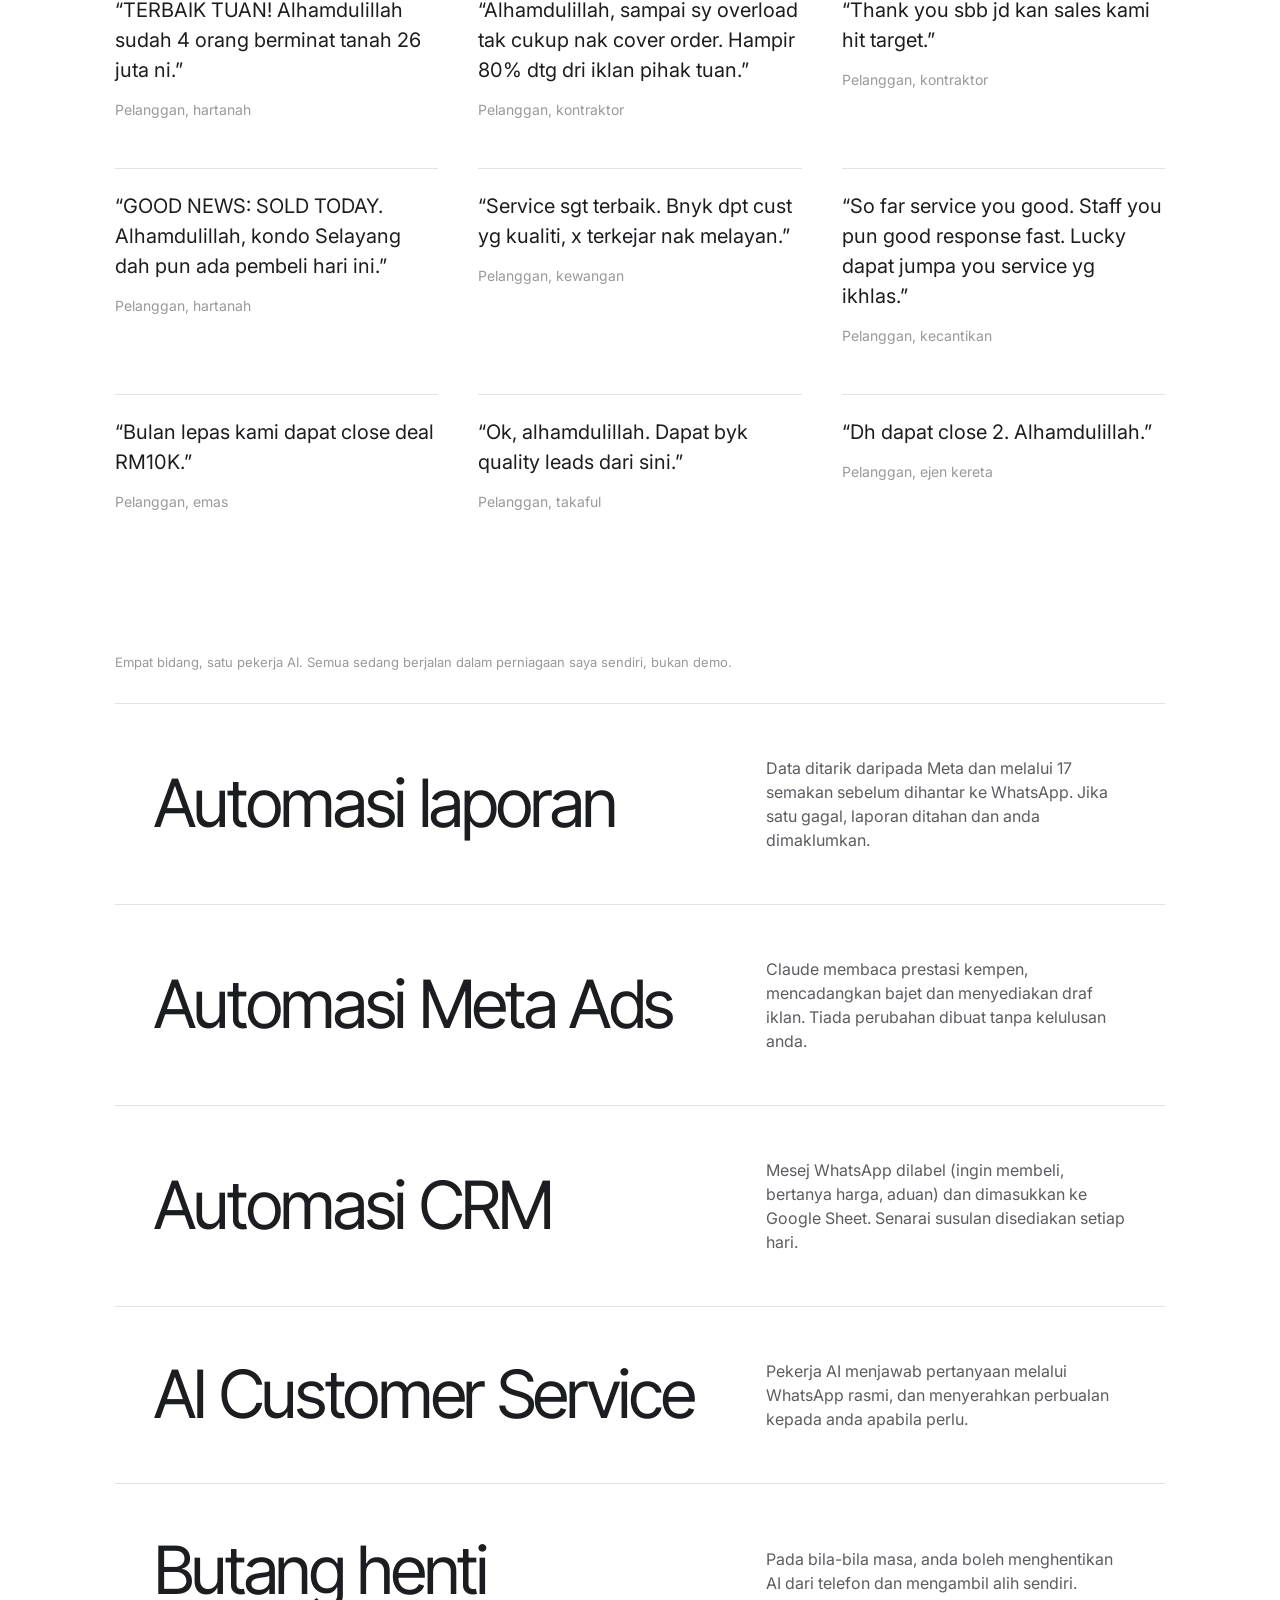
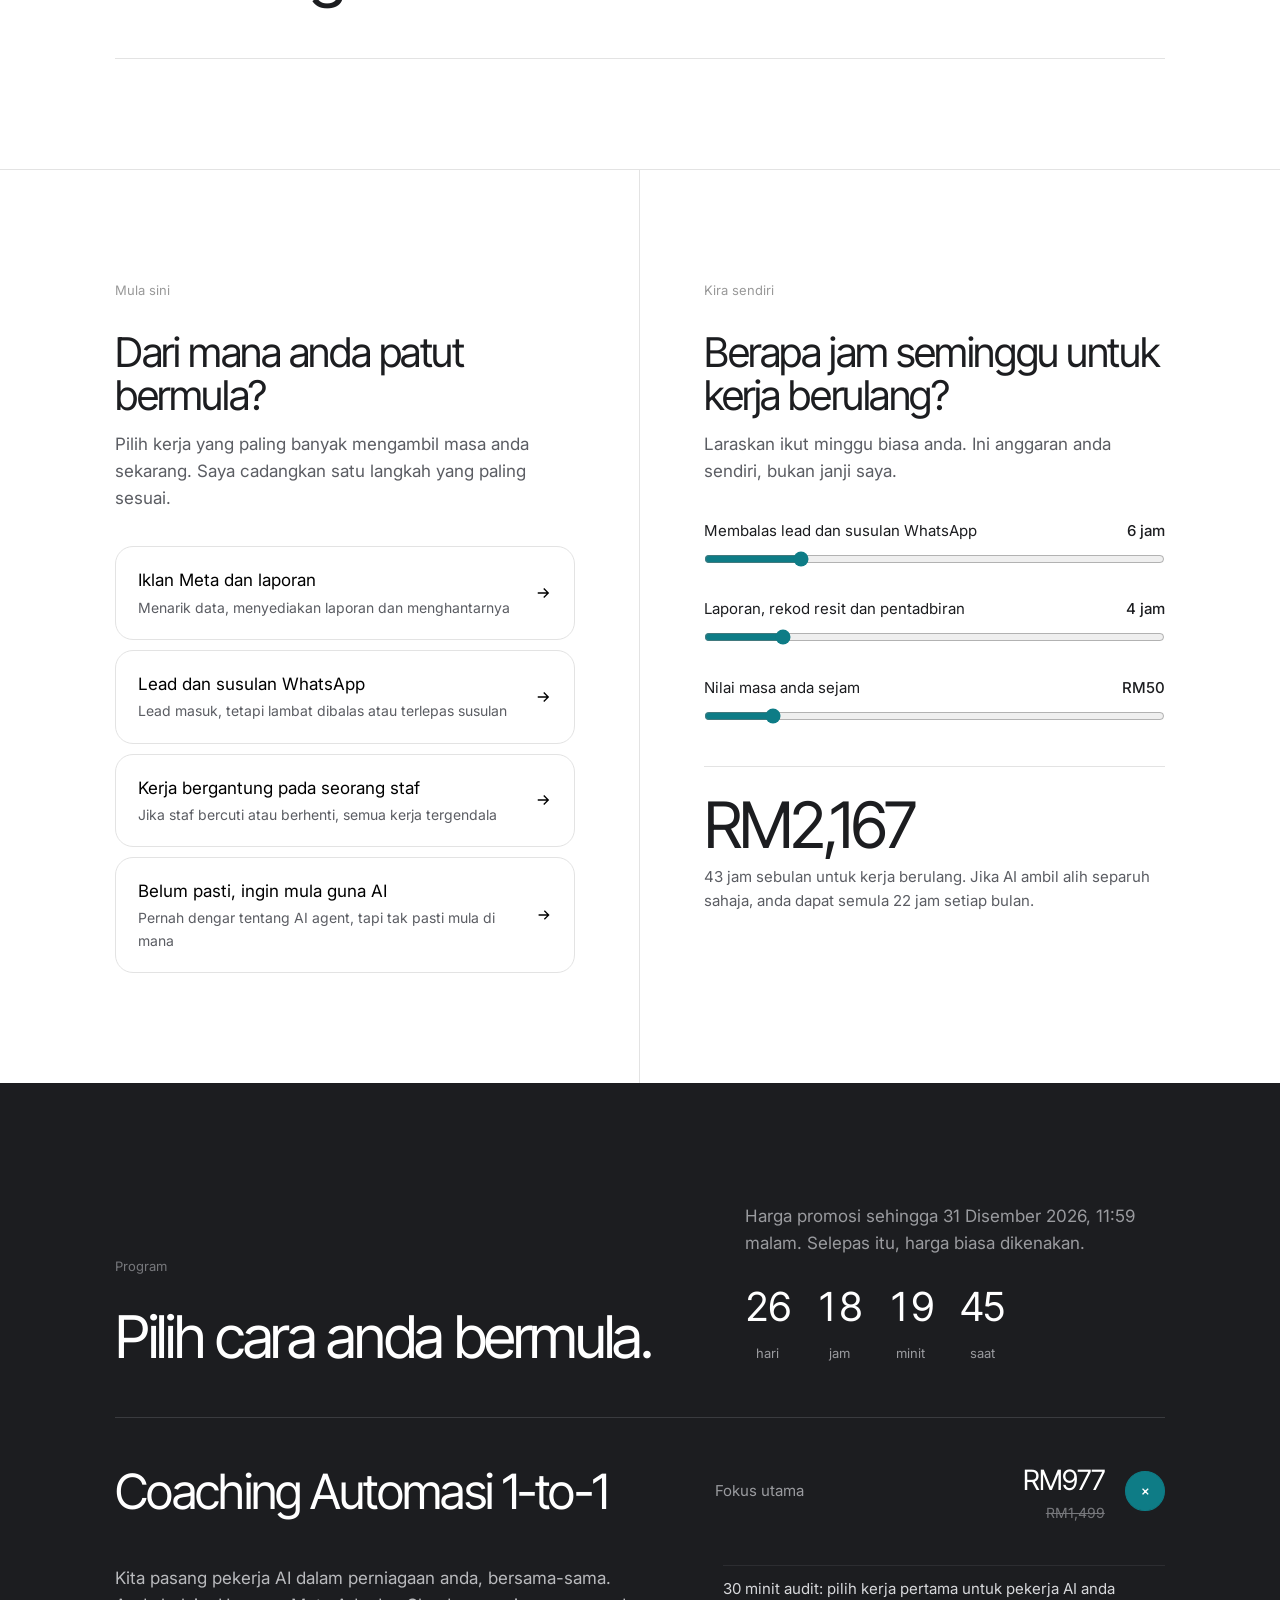
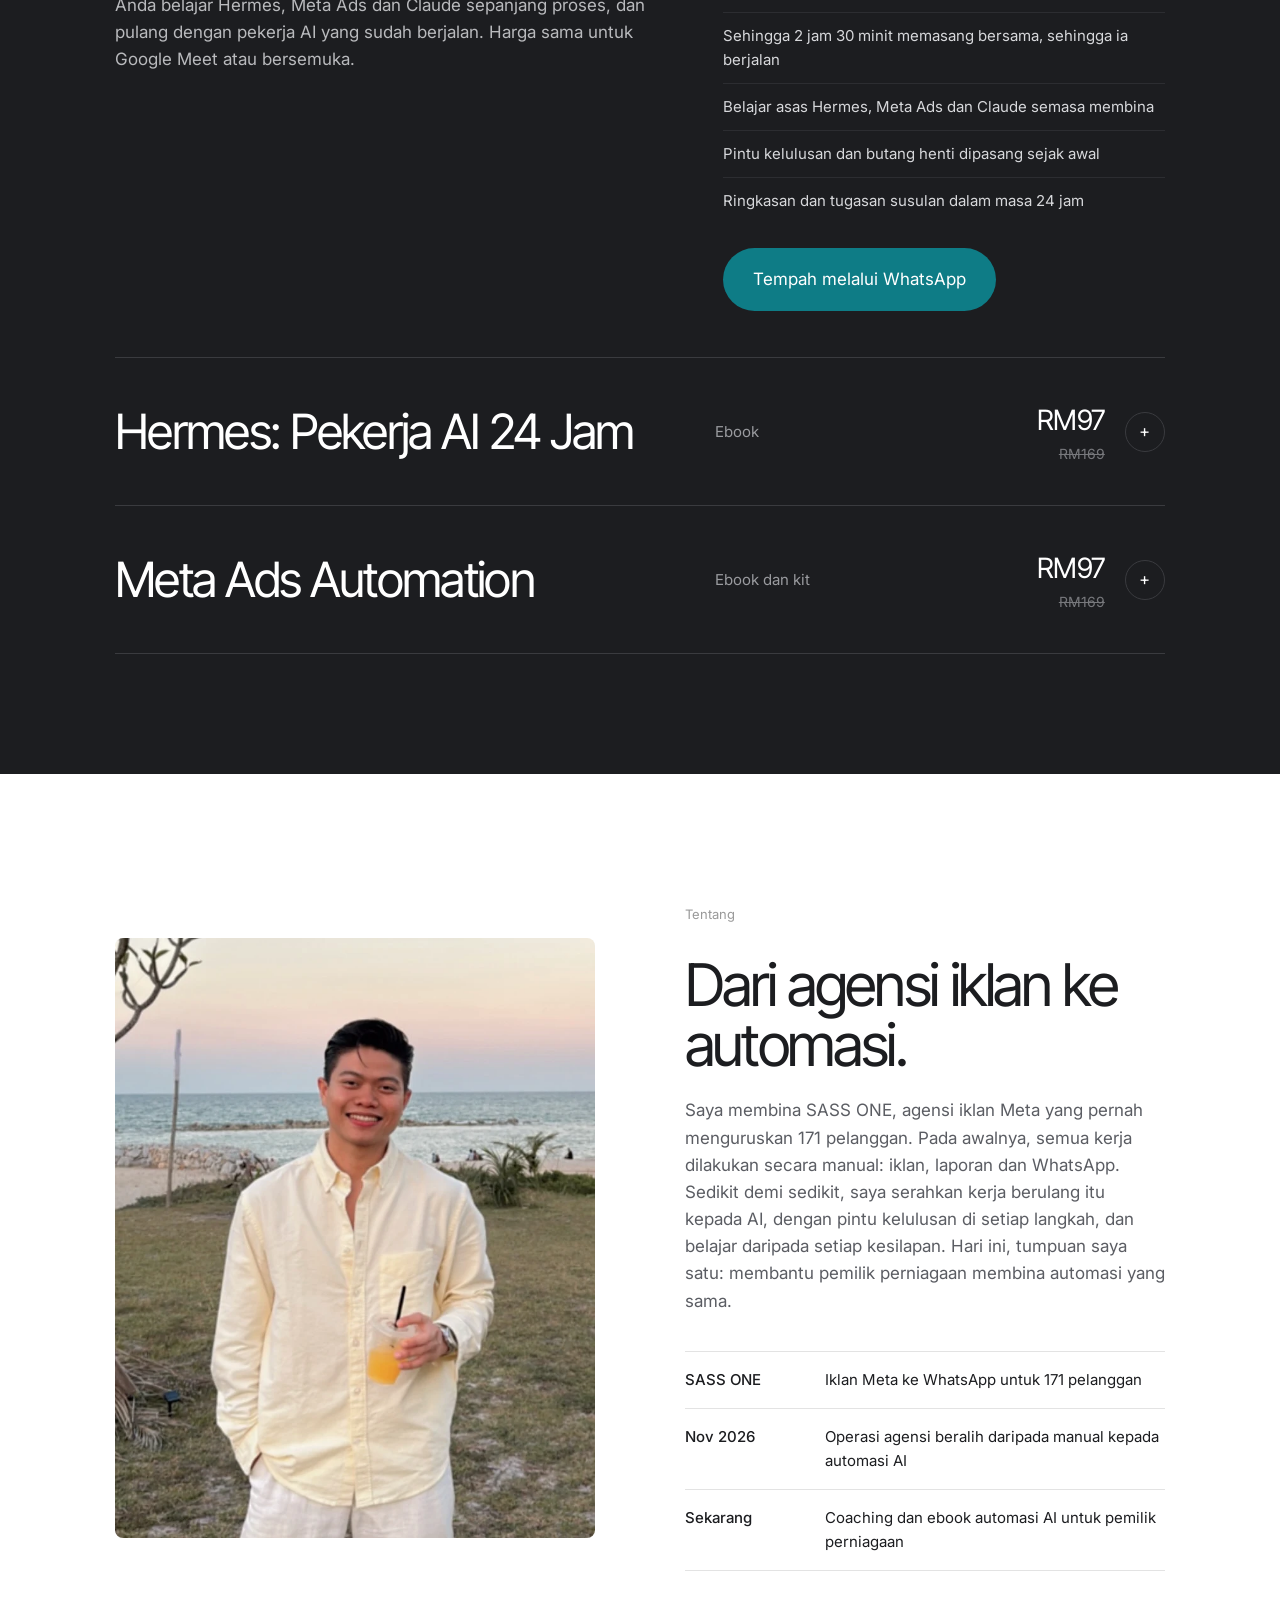
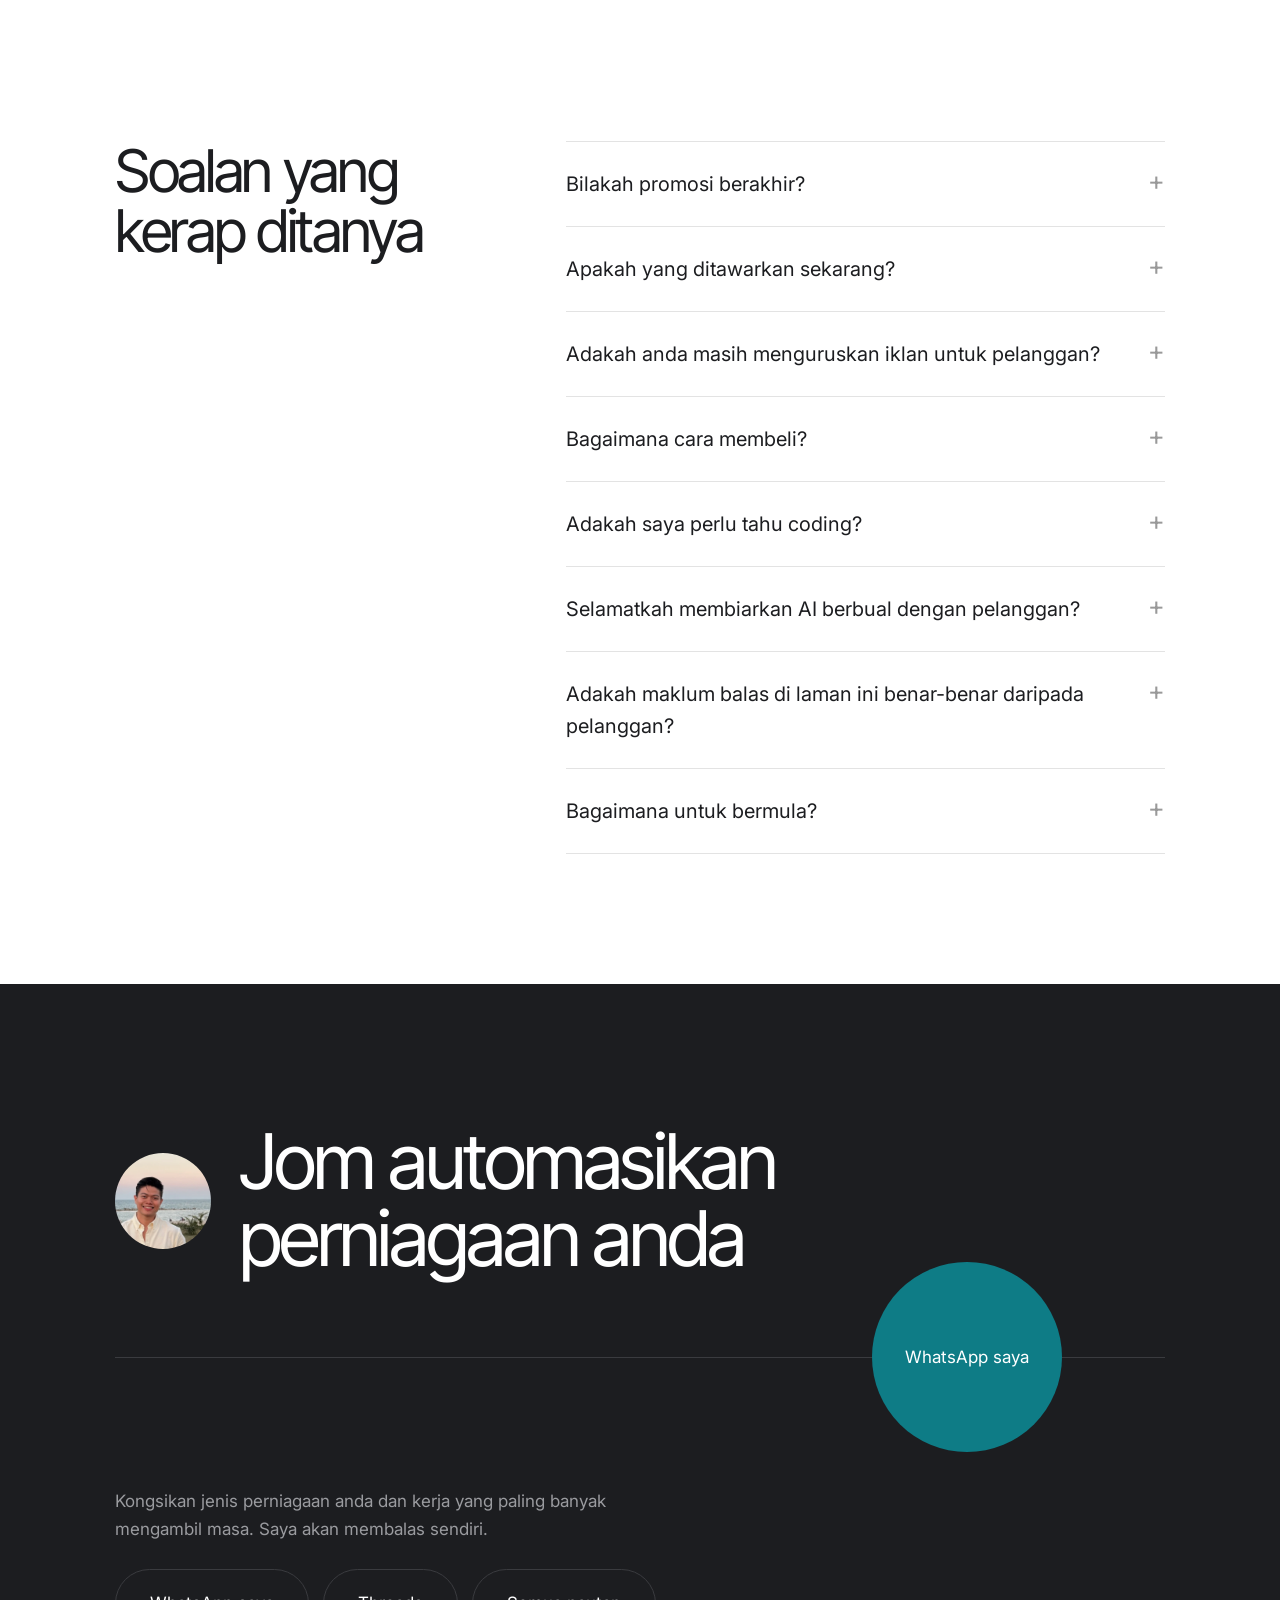
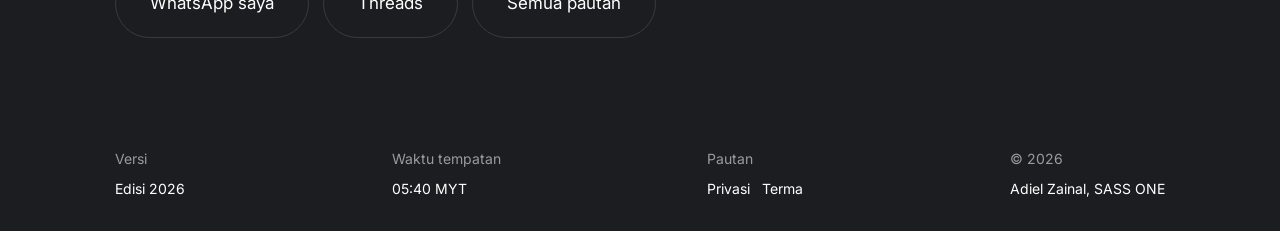
<file: draf-a.html>
<!doctype html>
<html lang="ms">
<head>
<meta charset="utf-8">
<meta name="viewport" content="width=device-width,initial-scale=1">
<meta name="robots" content="noindex,nofollow">
<title>Draf A | Adiel Zainal, automasi AI untuk perniagaan</title>
<link rel="preconnect" href="https://fonts.googleapis.com">
<link rel="preconnect" href="https://fonts.gstatic.com" crossorigin>
<link href="https://fonts.googleapis.com/css2?family=Inter+Tight:wght@400;500&family=Inter:wght@400;500&display=swap" rel="stylesheet">
<style>
:root{--hitam:#1C1D20;--kelabu:#5B5D63;--garis:#E3E3E3;--laut:#0E7C86;--laut-gelap:#0A5E66;--lembut:#F4F4F2}
*{box-sizing:border-box;margin:0;padding:0}
html{scroll-behavior:smooth}
body{font-family:Inter,system-ui,sans-serif;color:var(--hitam);background:#fff;-webkit-font-smoothing:antialiased;font-size:17px;line-height:1.6}
a{color:inherit;text-decoration:none}
:focus-visible{outline:2px solid var(--laut);outline-offset:3px}
.tt{font-family:'Inter Tight',Inter,sans-serif;letter-spacing:-.03em}
.pad{padding-left:9vw;padding-right:9vw}
small.tag{display:block;font-size:13px;color:#999;margin-bottom:30px}

/* ---------- hero ---------- */
.hero{position:relative;height:100vh;min-height:660px;overflow:hidden;color:#fff;background:#A9B0B6}
.hero .foto{position:absolute;inset:0;background:url(aset/pantai-penuh.webp) center 30%/cover;filter:saturate(.85) brightness(.93)}
.hero .foto:after{content:'';position:absolute;inset:0;background:linear-gradient(180deg,rgba(20,24,30,.35),rgba(20,24,30,0) 28%,rgba(20,24,30,0) 55%,rgba(20,24,30,.5))}
nav.atas{position:absolute;inset:0 0 auto;display:flex;justify-content:space-between;align-items:center;padding:34px 44px;z-index:5;font-size:17px}
nav.atas .menu{display:flex;gap:40px}
nav.atas .menu a{position:relative}
nav.atas .menu a:after{content:'';position:absolute;left:50%;bottom:-12px;width:5px;height:5px;border-radius:50%;background:currentColor;transform:translateX(-50%) scale(0);transition:.25s}
nav.atas .menu a:hover:after{transform:translateX(-50%) scale(1)}
.promo{position:absolute;top:96px;left:44px;z-index:5;font-size:14px;background:rgba(255,255,255,.16);backdrop-filter:blur(8px);border-radius:99px;padding:8px 16px}
.promo b{font-weight:500;font-variant-numeric:tabular-nums}
.pil{position:absolute;left:0;top:44%;z-index:5;display:flex;align-items:center;gap:26px;background:var(--hitam);border-radius:0 99px 99px 0;padding:20px 18px 20px 44px;font-size:16px;line-height:1.3}
.pil .tanda{width:64px;height:64px;border-radius:50%;background:var(--laut);display:grid;place-items:center}
.pil .tanda i{width:12px;height:12px;border-radius:50%;background:#fff;animation:denyut 2s ease-in-out infinite}
@keyframes denyut{0%,100%{box-shadow:0 0 0 0 rgba(255,255,255,.55)}60%{box-shadow:0 0 0 14px rgba(255,255,255,0)}}
.peranan{position:absolute;right:9%;top:36%;z-index:5;font-size:clamp(22px,2.2vw,32px);line-height:1.3}
.peranan svg{display:block;margin-bottom:30px}
.nama{position:absolute;bottom:2.5vh;left:0;right:0;text-align:center;white-space:nowrap;font-family:'Inter Tight';font-weight:400;font-size:16vw;letter-spacing:-.045em;line-height:.9;z-index:4;text-shadow:0 2px 30px rgba(0,0,0,.18)}

/* ---------- butang bulat ---------- */
.bulat{width:190px;height:190px;border-radius:50%;background:var(--hitam);color:#fff;display:grid;place-items:center;text-align:center;font-size:17px;transition:background .3s,transform .3s;flex-shrink:0}
.bulat:hover{background:var(--laut);transform:scale(1.04)}
.pil-btn{display:inline-block;border:1px solid var(--garis);border-radius:99px;padding:20px 34px;font-size:17px;transition:.3s}
.pil-btn:hover{background:var(--hitam);color:#fff;border-color:var(--hitam)}

/* ---------- pengenalan ---------- */
.intro{padding-top:170px;padding-bottom:120px;display:grid;grid-template-columns:1.6fr 1fr;gap:6vw;position:relative}
.intro .intro-h{font-weight:400;font-size:clamp(28px,2.7vw,40px);line-height:1.32;letter-spacing:-.02em}
.intro p{color:var(--kelabu);font-size:18px}
.intro .bulat{position:absolute;right:30vw;bottom:-60px;z-index:2}
.angka{display:grid;grid-template-columns:repeat(4,1fr);border-top:1px solid var(--garis);border-bottom:1px solid var(--garis)}
.angka{margin-top:40px}.angka div{padding:40px 3vw 40px 0}
.angka b{display:block;font-family:'Inter Tight';font-weight:400;font-size:clamp(40px,4.4vw,64px);letter-spacing:-.04em;line-height:1.1}
.angka span{color:var(--kelabu);font-size:15px}
.industri{overflow:hidden;white-space:nowrap;padding:26px 0;color:#999;font-size:15px}
.industri div{display:inline-block;animation:jalan 40s linear infinite}
.industri span{margin-right:44px}
@keyframes jalan{to{transform:translateX(-50%)}}

/* ---------- senarai baris (gaya utama) ---------- */
.senarai{padding-top:110px;padding-bottom:110px}
.baris{display:flex;justify-content:space-between;align-items:center;gap:30px;padding:52px 3vw;border-top:1px solid var(--garis);transition:opacity .3s}
.baris:last-of-type{border-bottom:1px solid var(--garis)}
.baris h3{font-family:'Inter Tight';font-weight:400;font-size:clamp(36px,5.2vw,80px);letter-spacing:-.035em;line-height:1.05;transition:transform .4s}
.baris > span{max-width:360px;color:var(--kelabu);font-size:16px;line-height:1.5}
.senarai:hover .baris{opacity:.35}
.senarai .baris:hover{opacity:1}
.baris:hover h3{transform:translateX(-10px)}
.intai{position:fixed;left:0;top:0;width:360px;height:280px;pointer-events:none;z-index:50;transform:translate(-50%,-50%) scale(0);transition:transform .35s cubic-bezier(.2,.7,.2,1);display:flex;flex-direction:column;align-items:center;justify-content:center;padding:30px;text-align:center;font-family:'Inter Tight';font-size:24px;line-height:1.2;letter-spacing:-.02em}
.intai.on{transform:translate(-50%,-50%) scale(1)}
.intai small{font-family:Inter;font-size:14px;color:#444;margin-top:10px;letter-spacing:0}

/* ---------- portfolio ---------- */
.portfolio{padding-top:40px;padding-bottom:110px;display:grid;grid-template-columns:.8fr 1.2fr;gap:7vw;align-items:center}
.portfolio video{width:100%;max-width:380px;aspect-ratio:9/16;border-radius:20px;background:#000;display:block}
.portfolio h2,.tajuk2{font-family:'Inter Tight';font-weight:400;font-size:clamp(40px,4.6vw,72px);letter-spacing:-.04em;line-height:1.02}
.portfolio p{color:var(--kelabu);margin:20px 0 30px;max-width:520px}
.portfolio ol{list-style:none;border-top:1px solid var(--garis)}
.portfolio li{display:flex;gap:22px;padding:16px 0;border-bottom:1px solid var(--garis)}
.portfolio li b{font-weight:400;color:#999;font-variant-numeric:tabular-nums}
.suara{display:flex;align-items:center;gap:14px;margin-top:26px;background:var(--lembut);border-radius:99px;padding:10px 20px 10px 10px;max-width:max-content}
.suara button{width:44px;height:44px;border-radius:50%;border:0;background:var(--hitam);color:#fff;cursor:pointer;display:grid;place-items:center}
.suara span{font-size:15px}

/* ---------- rekod prestasi ---------- */
.gelap{background:var(--hitam);color:#fff}
.rekod{padding-top:120px;padding-bottom:120px}
.rekod .atas{display:grid;grid-template-columns:1fr 1fr;gap:6vw;align-items:end;margin-bottom:60px}
.rekod .atas p{color:#9a9b9f}
.kos{width:100%;border-collapse:collapse;font-variant-numeric:tabular-nums}
.kos td{padding:26px 0;border-top:1px solid #3a3b3f;font-size:18px}
.kos td.n{font-family:'Inter Tight';font-size:clamp(26px,3vw,44px);letter-spacing:-.03em}
.kos td.r{text-align:right;color:#9a9b9f;font-size:15px}
.kos td.h{text-align:right;font-family:'Inter Tight';font-size:clamp(26px,3vw,44px);letter-spacing:-.03em;width:260px;white-space:nowrap}
.kos tr.beza td{color:#77787c}
.kos tr.beza td.h{color:#FF8A6B}
.rekod .nota{color:#9a9b9f;margin-top:30px;font-size:15px;max-width:640px}

/* ---------- kata pelanggan ---------- */
.kata{padding-top:120px;padding-bottom:120px}
.kata .grid{display:grid;grid-template-columns:repeat(3,1fr);gap:48px 40px;margin-top:56px}
.kata blockquote{font-size:20px;line-height:1.5;border-top:1px solid var(--garis);padding-top:22px}
.kata cite{display:block;font-style:normal;color:#999;font-size:14px;margin-top:14px}

/* ---------- kuiz & kira ---------- */
.dua{display:grid;grid-template-columns:1fr 1fr;gap:0;border-top:1px solid var(--garis)}
.dua > div{padding:110px 9vw 110px}
.dua > div:first-child{border-right:1px solid var(--garis);padding-right:5vw}
.dua > div:last-child{padding-left:5vw}
.dua h2{font-family:'Inter Tight';font-weight:400;font-size:clamp(32px,3.2vw,50px);letter-spacing:-.035em;line-height:1.05;margin-bottom:14px}
.dua p.s{color:var(--kelabu);margin-bottom:34px}
.pilihan{display:grid;gap:10px}
.pilihan button{display:flex;justify-content:space-between;align-items:center;gap:16px;text-align:left;border:1px solid var(--garis);background:#fff;border-radius:18px;padding:20px 22px;font:inherit;cursor:pointer;transition:.25s}
.pilihan button:hover{border-color:var(--hitam)}
.pilihan button small{display:block;color:var(--kelabu);font-size:14px;margin-top:2px}
.hasil{border-radius:22px;background:var(--lembut);padding:28px;margin-top:6px}
.hasil h3{font-family:'Inter Tight';font-weight:500;font-size:26px;letter-spacing:-.02em}
.hasil p{color:var(--kelabu);margin:8px 0 18px}
.hasil .aksi{display:flex;gap:10px;flex-wrap:wrap}
.hasil .aksi a,.hasil .aksi button{border-radius:99px;padding:13px 22px;font:inherit;font-size:15px;border:1px solid var(--hitam);background:var(--hitam);color:#fff;cursor:pointer}
.hasil .aksi button{background:transparent;color:var(--hitam)}
.slider label{display:flex;justify-content:space-between;font-size:15px;margin-top:22px}
.slider output{font-weight:500}
.slider input{width:100%;accent-color:var(--laut);margin-top:8px}
.jumlah{margin-top:34px;border-top:1px solid var(--garis);padding-top:26px}
.jumlah b{display:block;font-family:'Inter Tight';font-weight:400;font-size:clamp(48px,5vw,76px);letter-spacing:-.045em;line-height:1}
.jumlah p{color:var(--kelabu);margin-top:8px;font-size:15px}

/* ---------- program ---------- */
.program{padding-top:120px;padding-bottom:120px}
.program .atas{display:flex;justify-content:space-between;align-items:end;gap:40px;margin-bottom:50px;flex-wrap:wrap}
.program .atas p{color:#9a9b9f;max-width:420px}
.kira-masa{display:flex;gap:26px;font-variant-numeric:tabular-nums}
.kira-masa div{text-align:center}.kira-masa b{display:block;font-family:'Inter Tight';font-weight:400;font-size:40px;letter-spacing:-.03em}.kira-masa span{font-size:13px;color:#9a9b9f}
.prog{border-top:1px solid #3a3b3f}
.prog details{border-bottom:1px solid #3a3b3f}
.prog summary{list-style:none;display:grid;grid-template-columns:1fr 200px 170px 40px;align-items:center;gap:20px;padding:40px 0;cursor:pointer}
.prog summary::-webkit-details-marker{display:none}
.prog summary h3{font-family:'Inter Tight';font-weight:400;font-size:clamp(30px,3.8vw,58px);letter-spacing:-.035em;line-height:1.05;transition:transform .4s}
.prog summary:hover h3{transform:translateX(10px)}
.prog summary .jenis{color:#9a9b9f;font-size:15px}
.prog summary .hg{text-align:right;font-family:'Inter Tight';font-size:28px;letter-spacing:-.02em}
.prog summary .hg s{display:block;font-family:Inter;font-size:14px;color:#77787c;letter-spacing:0}
.prog summary .plus{width:40px;height:40px;border-radius:50%;border:1px solid #3a3b3f;display:grid;place-items:center;transition:transform .3s}
.prog details[open] .plus{transform:rotate(45deg);background:var(--laut);border-color:var(--laut)}
.prog .isi{display:grid;grid-template-columns:1.2fr 1fr;gap:6vw;padding:0 0 46px}
.prog .isi p{color:#b9babd}
.prog .isi ul{list-style:none}
.prog .isi li{padding:11px 0;border-top:1px solid #2c2d31;color:#d7d8db;font-size:15px}
.prog .isi a{display:inline-block;margin-top:24px;background:var(--laut);color:#fff;border-radius:99px;padding:18px 30px;transition:background .3s}
.prog .isi a:hover{background:#fff;color:var(--hitam)}
.prog .isi a.garis{background:transparent;border:1px solid #3a3b3f}

/* ---------- tentang ---------- */
.tentang{padding-top:130px;padding-bottom:130px;display:grid;grid-template-columns:1fr 1fr;gap:7vw;align-items:center}
.tentang .gambar{aspect-ratio:4/5;border-radius:8px;background:url(aset/pantai-potret.webp) center/cover,url(aset/pantai-penuh.webp) center 25%/cover}
.tentang p{color:var(--kelabu);margin-top:22px}
.garis-masa{margin-top:36px;border-top:1px solid var(--garis)}
.garis-masa div{display:grid;grid-template-columns:120px 1fr;gap:20px;padding:16px 0;border-bottom:1px solid var(--garis);font-size:15px}
.garis-masa b{font-weight:500}

/* ---------- soalan ---------- */
.soalan{padding-top:40px;padding-bottom:130px;display:grid;grid-template-columns:1fr 1.6fr;gap:6vw}
.soalan details{border-top:1px solid var(--garis)}
.soalan details:last-child{border-bottom:1px solid var(--garis)}
.soalan summary{list-style:none;display:flex;justify-content:space-between;gap:20px;padding:26px 0;font-size:20px;cursor:pointer}
.soalan summary::-webkit-details-marker{display:none}
.soalan summary:after{content:'+';font-size:26px;line-height:1;transition:transform .3s;color:#999}
.soalan details[open] summary:after{transform:rotate(45deg)}
.soalan details p{color:var(--kelabu);padding:0 40px 26px 0}

/* ---------- kaki ---------- */
footer{background:var(--hitam);color:#fff;padding-top:140px;padding-bottom:30px}
footer .atas{display:flex;align-items:center;gap:28px;padding-bottom:80px;border-bottom:1px solid #3a3b3f;position:relative}
footer .av{width:96px;height:96px;border-radius:50%;background:url(aset/pantai-penuh.webp) center 28%/240%;flex-shrink:0}
footer h2{font-family:'Inter Tight';font-weight:400;font-size:clamp(46px,6vw,96px);letter-spacing:-.04em;line-height:1}
footer .atas .bulat{position:absolute;right:8vw;bottom:-95px;background:var(--laut)}
footer .atas .bulat:hover{background:#fff;color:var(--hitam)}
footer .ajak{color:#9a9b9f;max-width:520px;margin-top:130px}
footer .pils{display:flex;gap:14px;margin-top:26px;flex-wrap:wrap}
footer .pils a{border-color:#3a3b3f}
footer .pils a:hover{background:var(--laut);border-color:var(--laut)}
footer .bawah{display:flex;justify-content:space-between;gap:30px;margin-top:110px;font-size:14px;color:#9a9b9f;flex-wrap:wrap}
footer .bawah b{display:block;font-weight:400;color:#fff;margin-top:8px}

.draf{opacity:0;transition:opacity .3s;pointer-events:none}.draf.on{opacity:1}.draf{position:fixed;left:50%;bottom:16px;transform:translateX(-50%);z-index:60;background:#fff;color:var(--hitam);border-radius:99px;padding:8px 16px;font-size:13px;box-shadow:0 8px 24px -8px rgba(0,0,0,.35)}

@media(max-width:860px){
  .pad{padding-left:22px;padding-right:22px}
  nav.atas{padding:24px 22px}nav.atas .menu{gap:18px;font-size:15px}nav.atas .menu a:nth-child(n+3){display:none}
  .promo{left:22px;top:76px;font-size:12px}
  .pil{top:auto;bottom:31vh;padding:12px 12px 12px 22px;gap:14px;font-size:14px}.pil .tanda{width:46px;height:46px}
  .peranan{right:22px;top:auto;bottom:45vh;font-size:20px;text-align:right}.peranan svg{margin:0 0 10px auto;width:22px}
  .nama{bottom:3vh}
  .intro{grid-template-columns:1fr;padding-top:100px;padding-bottom:140px;gap:26px}.intro .bulat{right:22px;bottom:-30px;width:140px;height:140px}
  .angka{grid-template-columns:1fr 1fr}.angka div{padding:26px 10px 26px 0}
  .senarai{padding-top:80px;padding-bottom:80px}
  .baris{flex-direction:column;align-items:flex-start;gap:10px;padding:32px 0}
  .portfolio,.rekod .atas,.dua,.tentang,.soalan,.prog .isi{grid-template-columns:1fr}
  .portfolio video{max-width:100%}
  .kos td.r{display:none}.kos td.h{width:auto}
  .kata .grid{grid-template-columns:1fr;gap:30px}
  .dua > div{padding:80px 22px!important;border-right:0!important}.dua > div:first-child{border-bottom:1px solid var(--garis)}
  .prog summary{grid-template-columns:1fr 40px;gap:8px 14px}.prog summary .jenis{grid-row:2;grid-column:1}.prog summary .hg{grid-row:3;grid-column:1;text-align:left}.prog summary .plus{grid-row:1/4;grid-column:2}
  .tentang{padding-top:90px;padding-bottom:90px}
  footer .atas{flex-direction:column;align-items:flex-start}footer .atas .bulat{right:22px;width:140px;height:140px;bottom:-70px}
  footer .bawah{flex-direction:column}
  .intai{display:none}
}
@media(prefers-reduced-motion:reduce){.industri div,.pil .tanda i{animation:none}}
</style>
</head>
<body>

<header class="hero">
  <div class="foto" role="img" aria-label="Adiel Zainal di pantai"></div>
  <nav class="atas"><a href="#" class="tt" style="font-size:19px">Adiel Zainal</a>
    <div class="menu"><a href="#bidang">Automasi</a><a href="#program">Program</a><a href="#portfolio">Portfolio</a><a href="#hubungi">Hubungi</a></div></nav>
  <a class="promo" href="#program">Promosi hujung tahun, tamat dalam <b id="promoHari">--</b> hari</a>
  <div class="pil"><span>Salam Kejayaan 😊<br>Pekerja AI sedang bertugas</span><span class="tanda"><i></i></span></div>
  <div class="peranan"><svg width="28" height="28" viewBox="0 0 24 24" fill="none" stroke="#fff" stroke-width="1.6"><path d="M6 6l12 12M18 8v10H8"/></svg>Coaching &amp; ebook<br>Automasi AI</div>
  <h1 class="nama" id="nama">Adiel Zainal</h1>
</header>

<main>
<section class="intro pad">
  <h2 class="intro-h">Kerja harian diurus AI, supaya anda fokus membina perniagaan. Saya pasang pekerja AI untuk iklan Meta, laporan, CRM dan khidmat pelanggan, dan anda hanya meluluskan.</h2>
  <p>Tanpa latar belakang IT. Setiap sistem yang saya kongsikan telah saya gunakan sendiri dalam agensi iklan saya, SASS ONE, bersama 171 pelanggan.</p>
  <a class="bulat" href="#program">Lihat program</a>
</section>

<div class="pad">
  <div class="angka">
    <div><b>171</b><span>pelanggan agensi iklan SASS ONE</span></div>
    <div><b>17</b><span>semakan automatik sebelum setiap laporan dihantar</span></div>
    <div><b>RM7.60</b><span>purata kos setiap perbualan WhatsApp</span></div>
    <div><b>24 jam</b><span>AI bekerja, anda membuat keputusan akhir</span></div>
  </div>
  <div class="industri" aria-hidden="true"><div id="industri"></div></div>
</div>

<section class="portfolio pad" id="portfolio">
  <video controls playsinline preload="none" poster="aset/portfolio-poster.webp?v=draf5" width="720" height="1280"><source src="aset/portfolio.mp4?v=draf5" type="video/mp4"></video>
  <div>
    <small class="tag">Portfolio</small>
    <h2>Kerja saya, dalam 80 saat.</h2>
    <p>Rekod prestasi agensi saya, sistem automasi yang saya bina dan maklum balas pelanggan. Video ini turut saya sunting sendiri menggunakan AI.</p>
    <ol>
      <li><b>01</b>Laporan iklan automatik ke WhatsApp</li>
      <li><b>02</b>Lead WhatsApp terus ke Google Sheet</li>
      <li><b>03</b>Hermes: pekerja AI 24 jam</li>
      <li><b>04</b>Kandungan dan video dengan AI</li>
      <li><b>05</b>Rekod prestasi: iklan Meta untuk 171 pelanggan</li>
    </ol>
    <div class="suara"><button id="mainSuara" aria-label="Main nota suara pelanggan"><svg width="14" height="14" viewBox="0 0 24 24" fill="#fff"><path d="M6 4l14 8-14 8z"/></svg></button><span>Nota suara pelanggan kereta sewa: “Hari ni semua kereta sold out dah.”</span><audio id="audio" src="aset/suara-kereta-sewa.mp3" preload="none"></audio></div>
  </div>
</section>

<section class="rekod gelap pad" id="rekod">
  <div class="atas">
    <h2 class="tajuk2">Sebelum automasi, 171 pelanggan.</h2>
    <p>Asas kepada semua yang saya kongsikan: akaun iklan pelanggan agensi saya bagi tempoh 90 hari terakhir. 708 perbualan WhatsApp daripada 10 akaun iklan dalam 9 industri. Nama pelanggan tidak didedahkan.</p>
  </div>
  <table class="kos" aria-label="Kos setiap perbualan WhatsApp ikut industri">
    <tbody id="kos"></tbody>
  </table>
  <p class="nota">Kempen mesej WhatsApp dengan tawaran yang jelas 6 hingga 12 kali lebih murah berbanding boost post teks dalam industri yang sama. Ini contoh sebenar, bukan jaminan hasil.</p>
</section>

<section class="kata pad" id="kata">
  <small class="tag">Kata pelanggan</small>
  <h2 class="tajuk2">Petikan WhatsApp sebenar.</h2>
  <div class="grid" id="kataGrid"></div>
</section>

<section class="senarai pad" id="bidang" style="padding-top:20px">
  <small class="tag">Empat bidang, satu pekerja AI. Semua sedang berjalan dalam perniagaan saya sendiri, bukan demo.</small>
  <a class="baris" href="#program" data-warna="#CFE3E5" data-teks="Makanan sejuk beku, 90 hari" data-kecil="17/17 lulus · RM440.66 · 150 perbualan · RM2.94"><h3>Automasi laporan</h3><span>Data ditarik daripada Meta dan melalui 17 semakan sebelum dihantar ke WhatsApp. Jika satu gagal, laporan ditahan dan anda dimaklumkan.</span></a>
  <a class="baris" href="#program" data-warna="#E7DCD2" data-teks="Cadangan: naikkan bajet 20%" data-kecil="Menunggu kelulusan anda"><h3>Automasi Meta Ads</h3><span>Claude membaca prestasi kempen, mencadangkan bajet dan menyediakan draf iklan. Tiada perubahan dibuat tanpa kelulusan anda.</span></a>
  <a class="baris" href="#program" data-warna="#DCE5D6" data-teks="3 lead baru: ingin membeli" data-kecil="Direkod dalam Google Sheet, draf susulan sedia"><h3>Automasi CRM</h3><span>Mesej WhatsApp dilabel (ingin membeli, bertanya harga, aduan) dan dimasukkan ke Google Sheet. Senarai susulan disediakan setiap hari.</span></a>
  <a class="baris" href="#program" data-warna="#E2DDEC" data-teks="4 pertanyaan dijawab malam tadi" data-kecil="1 diserahkan kepada anda"><h3>AI Customer Service</h3><span>Pekerja AI menjawab pertanyaan melalui WhatsApp rasmi, dan menyerahkan perbualan kepada anda apabila perlu.</span></a>
  <a class="baris" href="#program" data-warna="#F1D9D4" data-teks="Satu arahan, AI berhenti" data-kecil="Anda ambil alih dari telefon"><h3>Butang henti</h3><span>Pada bila-bila masa, anda boleh menghentikan AI dari telefon dan mengambil alih sendiri.</span></a>
</section>

<section class="dua">
  <div id="kuiz">
    <small class="tag">Mula sini</small>
    <h2>Dari mana anda patut bermula?</h2>
    <p class="s">Pilih kerja yang paling banyak mengambil masa anda sekarang. Saya cadangkan satu langkah yang paling sesuai.</p>
    <div id="kuizKotak"></div>
  </div>
  <div id="kira">
    <small class="tag">Kira sendiri</small>
    <h2>Berapa jam seminggu untuk kerja berulang?</h2>
    <p class="s">Laraskan ikut minggu biasa anda. Ini anggaran anda sendiri, bukan janji saya.</p>
    <div class="slider">
      <label for="iLead">Membalas lead dan susulan WhatsApp <output id="oLead">6 jam</output></label><input type="range" id="iLead" min="0" max="30" value="6">
      <label for="iAdmin">Laporan, rekod resit dan pentadbiran <output id="oAdmin">4 jam</output></label><input type="range" id="iAdmin" min="0" max="25" value="4">
      <label for="iKadar">Nilai masa anda sejam <output id="oKadar">RM50</output></label><input type="range" id="iKadar" min="10" max="300" step="10" value="50">
    </div>
    <div class="jumlah"><b>RM<span id="hRm">2,167</span></b><p><span id="hJam">43</span> jam sebulan untuk kerja berulang. Jika AI ambil alih separuh sahaja, anda dapat semula <span id="hSeparuh">22</span> jam setiap bulan.</p></div>
  </div>
</section>

<section class="program gelap pad" id="program">
  <div class="atas">
    <div><small class="tag" style="color:#77787c">Program</small><h2 class="tajuk2">Pilih cara anda bermula.</h2></div>
    <div><p>Harga promosi sehingga 31 Disember 2026, 11:59 malam. Selepas itu, harga biasa dikenakan.</p>
      <div class="kira-masa" style="margin-top:18px"><div><b id="kH">--</b><span>hari</span></div><div><b id="kJ">--</b><span>jam</span></div><div><b id="kM">--</b><span>minit</span></div><div><b id="kS">--</b><span>saat</span></div></div></div>
  </div>
  <div class="prog">
    <details open><summary><h3>Coaching Automasi 1-to-1</h3><span class="jenis">Fokus utama</span><span class="hg">RM977<s>RM1,499</s></span><span class="plus">+</span></summary>
      <div class="isi"><p>Kita pasang pekerja AI dalam perniagaan anda, bersama-sama. Anda belajar Hermes, Meta Ads dan Claude sepanjang proses, dan pulang dengan pekerja AI yang sudah berjalan. Harga sama untuk Google Meet atau bersemuka.</p>
        <div><ul><li>30 minit audit: pilih kerja pertama untuk pekerja AI anda</li><li>Sehingga 2 jam 30 minit memasang bersama, sehingga ia berjalan</li><li>Belajar asas Hermes, Meta Ads dan Claude semasa membina</li><li>Pintu kelulusan dan butang henti dipasang sejak awal</li><li>Ringkasan dan tugasan susulan dalam masa 24 jam</li></ul>
        <a href="#" data-wa="Hi Adiel, saya nak tempah Coaching Automasi 1-to-1.">Tempah melalui WhatsApp</a></div></div></details>
    <details><summary><h3>Hermes: Pekerja AI 24 Jam</h3><span class="jenis">Ebook</span><span class="hg">RM97<s>RM169</s></span><span class="plus">+</span></summary>
      <div class="isi"><p>Pasang Hermes dengan Claude sebagai otaknya: kerja berjadual, laporan ke Telegram dan AI yang membalas WhatsApp 24 jam. Anda bina sendiri, langkah demi langkah.</p>
        <div><ul><li>Pasang Hermes di VPS, Claude sebagai otak</li><li>Beri arahan dan terima laporan melalui Telegram</li><li>Peta kerja dan otak syarikat: 5 fail memori supaya AI tak meneka</li><li>AI balas WhatsApp 24 jam cara rasmi, dengan serahan kepada anda</li><li>Pelan 30 hari dan 10 silap yang saya dah buat</li></ul>
        <a class="garis" href="/#produk">Beli di laman utama</a></div></div></details>
    <details><summary><h3>Meta Ads Automation</h3><span class="jenis">Ebook dan kit</span><span class="hg">RM97<s>RM169</s></span><span class="plus">+</span></summary>
      <div class="isi"><p>Sambungkan Meta Ads kepada Claude, terima laporan iklan mingguan secara automatik, dan masukkan lead WhatsApp terus ke Google Sheet. Anda bina sendiri, langkah demi langkah.</p>
        <div><ul><li>Sambung Meta Ads ke Claude melalui MCP rasmi Meta</li><li>10 aliran kerja siap guna dengan prompt</li><li>Laporan iklan mingguan, 17 semakan sebelum dihantar</li><li>Mesej WhatsApp jadi CRM dalam Google Sheet</li><li>Kit siap pasang, dengan amaran polisi WhatsApp</li></ul>
        <a class="garis" href="/#produk">Beli di laman utama</a></div></div></details>
  </div>
</section>

<section class="tentang pad" id="tentang">
  <div class="gambar" role="img" aria-label="Adiel Zainal"></div>
  <div>
    <small class="tag">Tentang</small>
    <h2 class="tajuk2">Dari agensi iklan ke automasi.</h2>
    <p>Saya membina SASS ONE, agensi iklan Meta yang pernah menguruskan 171 pelanggan. Pada awalnya, semua kerja dilakukan secara manual: iklan, laporan dan WhatsApp. Sedikit demi sedikit, saya serahkan kerja berulang itu kepada AI, dengan pintu kelulusan di setiap langkah, dan belajar daripada setiap kesilapan. Hari ini, tumpuan saya satu: membantu pemilik perniagaan membina automasi yang sama.</p>
    <div class="garis-masa">
      <div><b>SASS ONE</b><span>Iklan Meta ke WhatsApp untuk 171 pelanggan</span></div>
      <div><b>Nov 2026</b><span>Operasi agensi beralih daripada manual kepada automasi AI</span></div>
      <div><b>Sekarang</b><span>Coaching dan ebook automasi AI untuk pemilik perniagaan</span></div>
    </div>
  </div>
</section>

<section class="soalan pad" id="soalan">
  <h2 class="tajuk2">Soalan yang kerap ditanya</h2>
  <div id="faq"></div>
</section>
</main>

<footer class="pad" id="hubungi">
  <div class="atas"><span class="av"></span><h2>Jom automasikan<br>perniagaan anda</h2><a class="bulat" href="#" data-wa="Hi Adiel, saya nak tanya pasal automasi AI untuk bisnes saya.">WhatsApp saya</a></div>
  <p class="ajak">Kongsikan jenis perniagaan anda dan kerja yang paling banyak mengambil masa. Saya akan membalas sendiri.</p>
  <div class="pils"><a class="pil-btn" href="#" data-wa="Hi Adiel, saya nak tanya pasal automasi AI untuk bisnes saya.">WhatsApp saya</a><a class="pil-btn" href="https://www.threads.net/@adielzainal">Threads</a><a class="pil-btn" href="/links">Semua pautan</a></div>
  <div class="bawah"><span>Versi<b>Edisi 2026</b></span><span>Waktu tempatan<b id="jam">--:--</b></span><span>Pautan<b><a href="/privasi">Privasi</a> &nbsp; <a href="/terma">Terma</a></b></span><span>© 2026<b>Adiel Zainal, SASS ONE</b></span></div>
</footer>

<div class="intai" id="intai"><span id="intaiTeks"></span><small id="intaiKecil"></small></div>
<div class="draf">Draf A, belum live</div>

<script>
const $=id=>document.getElementById(id);
const WA='601127560377';
document.querySelectorAll('[data-wa]').forEach(a=>{a.href='https://wa.me/'+WA+'?text='+encodeURIComponent(a.dataset.wa);a.target='_blank';a.rel='noopener'});

// nama penuh, dimuatkan tepat pada lebar skrin (tiada huruf terpotong)
const n=$('nama');
function muat(){const ruang=innerWidth*(innerWidth<860?.92:.9);n.style.fontSize='100px';const w=n.scrollWidth||n.getBoundingClientRect().width;
 const r=document.createRange();r.selectNodeContents(n);const lebar=r.getBoundingClientRect().width;n.style.fontSize=(100*ruang/lebar)+'px'}
muat();addEventListener('resize',muat);document.fonts&&document.fonts.ready.then(muat);

// industri
const IND=['Makanan sejuk beku','Klinik gigi','Emas','Kontraktor','Ejen kereta','Hartanah','Kecantikan','Takaful','Kereta sewa'];
$('industri').innerHTML=[...IND,...IND].map(s=>`<span>${s}</span>`).join('');

// kos ikut industri (data sebenar laman)
const KOS=[['Makanan sejuk beku',150,'RM2.94'],['Klinik gigi',136,'RM2.71'],['Emas',157,'RM8.34'],['Kontraktor',89,'RM9.53'],['Ejen kereta, kempen mesej',110,'RM6.93–12.66'],['Hartanah',46,'RM17.51'],['Ejen kereta, boost post teks',3,'RM80.83']];
$('kos').innerHTML=KOS.map(([a,b,c],i)=>`<tr class="${i===6?'beza':''}"><td class="n">${a}</td><td class="r">${b} perbualan, 90 hari</td><td class="h">${c}</td></tr>`).join('');

// kata pelanggan
const KATA=[['TERBAIK TUAN! Alhamdulillah sudah 4 orang berminat tanah 26 juta ni.','Hartanah'],['Alhamdulillah, sampai sy overload tak cukup nak cover order. Hampir 80% dtg dri iklan pihak tuan.','Kontraktor'],['Thank you sbb jd kan sales kami hit target.','Kontraktor'],['GOOD NEWS: SOLD TODAY. Alhamdulillah, kondo Selayang dah pun ada pembeli hari ini.','Hartanah'],['Service sgt terbaik. Bnyk dpt cust yg kualiti, x terkejar nak melayan.','Kewangan'],['So far service you good. Staff you pun good response fast. Lucky dapat jumpa you service yg ikhlas.','Kecantikan'],['Bulan lepas kami dapat close deal RM10K.','Emas'],['Ok, alhamdulillah. Dapat byk quality leads dari sini.','Takaful'],['Dh dapat close 2. Alhamdulillah.','Ejen kereta']];
$('kataGrid').innerHTML=KATA.map(([q,c])=>`<blockquote>“${q}”<cite>Pelanggan, ${c.toLowerCase()}</cite></blockquote>`).join('');

// intai pada baris
const it=$('intai');
addEventListener('mousemove',e=>{it.style.left=e.clientX+'px';it.style.top=e.clientY+'px'});
document.querySelectorAll('.baris').forEach(b=>{b.onmouseenter=()=>{it.style.background=b.dataset.warna;$('intaiTeks').textContent=b.dataset.teks;$('intaiKecil').textContent=b.dataset.kecil;it.classList.add('on')};b.onmouseleave=()=>it.classList.remove('on')});

// nota suara
$('mainSuara').onclick=()=>{const a=$('audio');a.paused?a.play():a.pause()};

// kuiz
const PIL=[['iklan','Iklan Meta dan laporan','Menarik data, menyediakan laporan dan menghantarnya'],['lead','Lead dan susulan WhatsApp','Lead masuk, tetapi lambat dibalas atau terlepas susulan'],['staf','Kerja bergantung pada seorang staf','Jika staf bercuti atau berhenti, semua kerja tergendala'],['baru','Belum pasti, ingin mula guna AI','Pernah dengar tentang AI agent, tapi tak pasti mula di mana']];
const CAD={iklan:['Ebook Meta Ads Automation','Sambung Meta Ads ke Claude dan terima laporan mingguan automatik. Jika mahu dipasang bersama, pilih coaching.','/#produk','Lihat ebook'],
 lead:['Coaching Automasi 1-to-1','Kita pasang pekerja AI yang merekod dan menyusuli setiap lead WhatsApp dalam perniagaan anda, dalam satu sesi.','wa','Tempah melalui WhatsApp'],
 staf:['Coaching Automasi 1-to-1','Pekerja AI yang tidak bercuti. Kita pasang kerja pertama bersama, dengan pintu kelulusan dan butang henti.','wa','Tempah melalui WhatsApp'],
 baru:['Ebook Hermes: Pekerja AI 24 Jam','Mula dari kosong, langkah demi langkah, dengan pelan 30 hari.','/#produk','Lihat ebook']};
function kuiz(){ $('kuizKotak').innerHTML='<div class="pilihan">'+PIL.map(([k,a,b])=>`<button data-k="${k}"><span>${a}<small>${b}</small></span><svg width="18" height="18" viewBox="0 0 24 24" fill="none" stroke="currentColor" stroke-width="1.8"><path d="M5 12h14M13 6l6 6-6 6"/></svg></button>`).join('')+'</div>';
 document.querySelectorAll('.pilihan button').forEach(b=>b.onclick=()=>{const [h,p,u,t]=CAD[b.dataset.k];const href=u==='wa'?'https://wa.me/'+WA+'?text='+encodeURIComponent('Hi Adiel, saya nak tempah Coaching Automasi 1-to-1.'):u;
  $('kuizKotak').innerHTML=`<div class="hasil"><h3>${h}</h3><p>${p}</p><div class="aksi"><a href="${href}">${t}</a><button id="ulang">Pilih semula</button></div></div>`;$('ulang').onclick=kuiz})}
kuiz();

// kalkulator
function kira(){const l=+$('iLead').value,a=+$('iAdmin').value,r=+$('iKadar').value;$('oLead').textContent=l+' jam';$('oAdmin').textContent=a+' jam';$('oKadar').textContent='RM'+r;
 const jam=(l+a)*52/12;$('hJam').textContent=Math.round(jam);$('hRm').textContent=Math.round(jam*r).toLocaleString('en-MY');$('hSeparuh').textContent=Math.round(jam/2)}
['iLead','iAdmin','iKadar'].forEach(i=>$(i).oninput=kira);kira();

// FAQ (teks laman sekarang)
const FAQ=[['Bilakah promosi berakhir?','Pada 31 Disember 2026, 11:59 malam. Selepas itu, harga biasa dikenakan: ebook RM169 setiap satu dan coaching 1-to-1 RM1,499 (dalam talian atau bersemuka).'],
['Apakah yang ditawarkan sekarang?','Tiga program. Coaching Automasi 1-to-1: kita pasang pekerja AI dalam perniagaan anda bersama-sama, sambil anda belajar Hermes, Meta Ads dan Claude. Ebook Meta Ads Automation dan ebook Hermes: Pekerja AI 24 Jam: panduan lengkap untuk anda bina sendiri.'],
['Adakah anda masih menguruskan iklan untuk pelanggan?','Tumpuan saya kini ialah automasi, melalui coaching dan ebook. Rekod prestasi iklan di laman ini ialah pengalaman agensi saya, SASS ONE, dan menjadi asas kepada sistem yang saya kongsikan.'],
['Bagaimana cara membeli?','Ebook hanya boleh dibeli di laman ini (pembayaran selamat melalui BCL.my) dan dihantar ke e-mel anda; ebook tidak dijual melalui WhatsApp. Coaching boleh ditempah melalui WhatsApp atau di halaman coaching.'],
['Adakah saya perlu tahu coding?','Tidak. Saya sendiri bukan developer. Semua yang saya ajar direka untuk pemilik perniagaan tanpa latar belakang IT.'],
['Selamatkah membiarkan AI berbual dengan pelanggan?','Itulah sebabnya setiap sistem saya mempunyai pintu kelulusan dan butang henti. AI bermula dengan draf yang anda luluskan, dan hanya menjawab sendiri untuk soalan yang selamat, selepas diuji.'],
['Adakah maklum balas di laman ini benar-benar daripada pelanggan?','Ya. Semuanya petikan mesej WhatsApp sebenar daripada pelanggan agensi saya. Nama dirahsiakan untuk menjaga privasi mereka.'],
['Bagaimana untuk bermula?','Hubungi saya di WhatsApp dan kongsikan jenis perniagaan anda serta cabaran terbesar anda sekarang.']];
$('faq').innerHTML=FAQ.map(([q,a])=>`<details><summary>${q}</summary><p>${a}</p></details>`).join('');

// masa: kiraan promosi + jam MYT
const TAMAT=new Date('2026-12-31T23:59:59+08:00');
function masa(){const d=Math.max(0,TAMAT-new Date());const h=Math.floor(d/864e5),j=Math.floor(d/36e5)%24,m=Math.floor(d/6e4)%60,s=Math.floor(d/1e3)%60;
 $('kH').textContent=h;$('kJ').textContent=String(j).padStart(2,'0');$('kM').textContent=String(m).padStart(2,'0');$('kS').textContent=String(s).padStart(2,'0');$('promoHari').textContent=h;
 $('jam').textContent=new Date().toLocaleTimeString('en-GB',{timeZone:'Asia/Kuala_Lumpur',hour:'2-digit',minute:'2-digit'})+' MYT'}
masa();setInterval(masa,1000);
const db=document.querySelector('.draf');addEventListener('scroll',()=>db.classList.toggle('on',scrollY>innerHeight*.8),{passive:true});
</script>
</body>
</html>
</file>
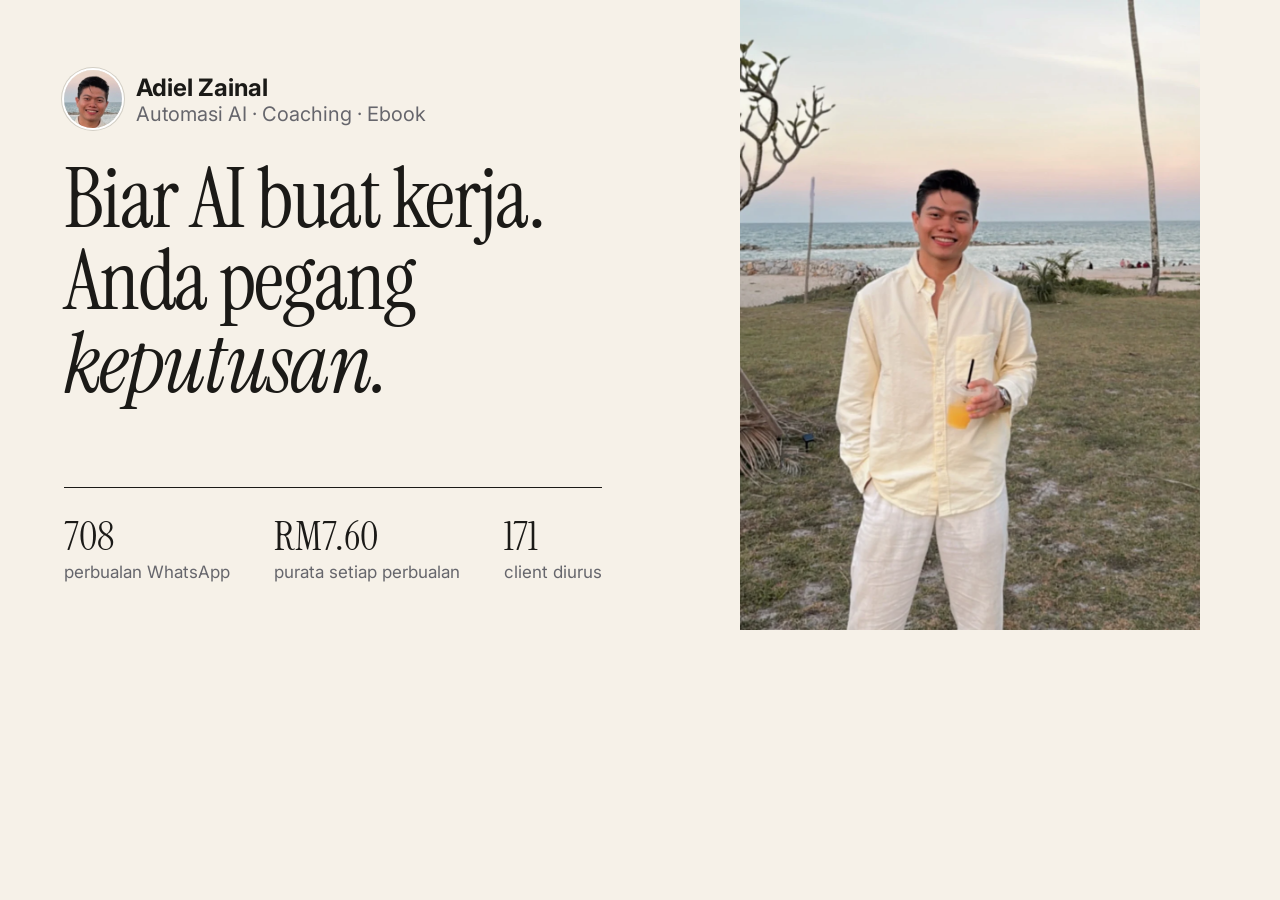
<file: alat/og.html>
<!doctype html><html><head><meta charset="utf-8">
<link href="https://fonts.googleapis.com/css2?family=Bricolage+Grotesque:opsz,wght@12..96,700&family=Instrument+Serif:ital@1&family=Inter:wght@500;600&display=swap" rel="stylesheet">
<style>
body{margin:0;width:1200px;height:630px;background:#F6F1E8;color:#1B1A17;font-family:Inter,sans-serif;overflow:hidden;position:relative}
.t{position:absolute;left:64px;top:70px;width:640px}
.id{display:flex;align-items:center;gap:14px;margin-bottom:30px;font-size:24px}
.id img{width:58px;height:58px;border-radius:50%;object-fit:cover;box-shadow:0 0 0 2px #fff,0 0 0 3px #D3CFC5}
.id span{color:#66666C;font-size:20px;display:block}
h1{font-family:"Instrument Serif";font-weight:400;font-size:84px;line-height:.98;margin:0;letter-spacing:-.02em}

h1 em{font-family:"Instrument Serif";font-weight:400;font-style:italic;font-size:1em}
.s{position:absolute;left:64px;bottom:48px;display:flex;gap:44px;border-top:1px solid #1B1A17;padding-top:22px}
.s b{display:block;font:400 40px "Instrument Serif"}
.s small{color:#66666C;font-size:17px}
.f{position:absolute;right:0;top:0;width:460px;height:630px}

.f img{position:relative;width:100%;height:100%;object-fit:cover;object-position:38% 30%}
</style></head><body>
<div class="t">
  <div class="id"><img src="../aset/pantai-muka.webp"><div><b>Adiel Zainal</b><span>Automasi AI · Coaching · Ebook</span></div></div>
  <h1>Biar AI buat kerja.<br>Anda pegang <em>keputusan.</em></h1>
</div>
<div class="s"><div><b>708</b><small>perbualan WhatsApp</small></div><div><b>RM7.60</b><small>purata setiap perbualan</small></div><div><b>171</b><small>client diurus</small></div></div>
<div class="f"><img src="../aset/pantai-penuh.webp"></div>
</body></html>
</file>
<file: cahaya.css>
/* adielzainal.com — gaya Cahaya (rujukan Google/Gemini): putih bersih, cahaya lembut biru-ungu-merah jambu, kad pastel. */
:root{
  --teks:#1F1F1F;--teks2:#444746;--pudar:#747775;--garis:#E3E3E3;--lembut:#F0F4F9;--lembut2:#F8FAFD;
  --biru:#4F46E5;--butang:linear-gradient(135deg,#38BDF8,#6366F1);--biru-muda:#D3E3FD;--merah:#D93025;
  --gem:linear-gradient(90deg,#4285F4 0%,#9B72CB 45%,#D96570 100%);
  --f:'Google Sans Flex','Google Sans',system-ui,-apple-system,'Segoe UI',sans-serif;
}
*{box-sizing:border-box;margin:0;padding:0}
html{scroll-behavior:smooth;scroll-padding-top:84px;overflow-x:hidden;overflow-x:clip}
body{font-family:var(--f);color:var(--teks);background:#fff;font-size:17px;line-height:1.55;-webkit-font-smoothing:antialiased;overflow-x:hidden}
a{color:inherit;text-decoration:none}
img,video{max-width:100%;display:block}
[hidden]{display:none!important}
:focus-visible{outline:2px solid var(--biru);outline-offset:3px;border-radius:8px}
.langkau{position:absolute;left:-9999px;top:8px;z-index:100;background:#fff;padding:10px 16px;border-radius:99px}.langkau:focus{left:12px}

/* butang (app.js juga jana .btn / .btn-garis / .btn-penuh) */
.pb,.btn{display:inline-flex;align-items:center;justify-content:center;gap:8px;background:var(--butang);color:#fff;border:0;border-radius:99px;padding:13px 26px;font:500 15px var(--f);cursor:pointer;transition:box-shadow .2s,background .2s}
.pb:hover,.btn:hover{box-shadow:0 1px 3px rgba(0,0,0,.3),0 4px 8px 3px rgba(0,0,0,.15)}
.sb,.btn-garis{display:inline-flex;align-items:center;justify-content:center;background:#fff;color:var(--biru);border:1px solid #C4C7C5;border-radius:99px;padding:12px 25px;font:500 15px var(--f);cursor:pointer}
.sb:hover,.btn-garis:hover{background:var(--lembut);box-shadow:none}
.btn-penuh{width:100%}

/* nav */
.nav{position:sticky;top:0;z-index:30;background:rgba(255,255,255,.86);backdrop-filter:blur(16px);-webkit-backdrop-filter:blur(16px)}
.nav .d{max-width:1200px;margin:0 auto;height:68px;display:flex;align-items:center;justify-content:space-between;gap:16px;padding:0 24px}
.logo{font-size:22px;font-weight:500;letter-spacing:-.01em;white-space:nowrap}.logo i{font-style:normal;background:var(--gem);-webkit-background-clip:text;background-clip:text;color:transparent}
.nav .m{display:flex;gap:4px}.nav .m a{padding:8px 16px;border-radius:99px;font-size:15px;color:var(--teks2)}.nav .m a:hover{background:var(--lembut)}

/* hero */
.hero{position:relative;text-align:center;padding:56px 20px 0;isolation:isolate;overflow-x:clip}
.hero:before{content:'';position:absolute;left:50%;top:-200px;width:min(1300px,140vw);height:760px;transform:translateX(-50%);z-index:-1;
  background:radial-gradient(40% 45% at 28% 50%,rgba(66,133,244,.20),transparent 70%),radial-gradient(40% 45% at 52% 38%,rgba(155,114,203,.20),transparent 70%),radial-gradient(36% 40% at 76% 55%,rgba(217,101,112,.15),transparent 70%);filter:blur(24px)}
.promo-bar{display:inline-flex;flex-wrap:wrap;justify-content:center;align-items:center;gap:6px 10px;border-radius:99px;background:#FCE8E6;color:#B3261E;padding:9px 18px;font-size:14px;font-weight:500}
.promo-bar i{width:8px;height:8px;border-radius:50%;background:var(--merah);animation:kelip 1.4s infinite}@keyframes kelip{50%{opacity:.25}}
.promo-bar b{font-weight:600;font-variant-numeric:tabular-nums}
.hero h1{font-size:clamp(44px,7.2vw,92px);font-weight:400;letter-spacing:-.04em;line-height:1.03;margin:26px auto 0;max-width:1000px}
.hero h1 span,.penutup h2 span{background:var(--gem);-webkit-background-clip:text;background-clip:text;color:transparent}
.hero > p{font-size:20px;color:var(--teks2);max-width:640px;margin:22px auto 30px}
.cta{display:flex;gap:12px;justify-content:center;flex-wrap:wrap}
.panel{max-width:1200px;margin:56px auto 0;display:grid;grid-template-columns:1.1fr .9fr;gap:16px;text-align:left}
.panel .foto{border-radius:32px;overflow:hidden;min-height:560px;background:var(--lembut)}
.panel .foto img{width:100%;height:100%;object-fit:cover;object-position:center 25%}
.kad-ai{border-radius:32px;background:var(--lembut);padding:30px;display:flex;flex-direction:column;gap:12px}
.kad-ai h3{font-size:15px;color:var(--teks2);font-weight:500;display:flex;align-items:center;gap:10px}
.kad-ai h3 i{width:22px;height:22px;border-radius:50%;background:conic-gradient(#4285F4,#9B72CB,#D96570,#4285F4);animation:pusing 6s linear infinite}@keyframes pusing{to{transform:rotate(360deg)}}
.msg{background:#fff;border-radius:20px;padding:16px 18px;font-size:16px;box-shadow:0 1px 2px rgba(0,0,0,.06)}
.msg small{display:block;color:var(--pudar);font-size:13px;margin-bottom:4px}
.msg .ok{display:flex;gap:8px;margin-top:12px}
.msg .ok button{border-radius:99px;padding:7px 16px;font:500 14px var(--f);cursor:pointer;background:var(--butang);color:#fff;border:0}
.msg .ok button+button{background:#fff;border:1px solid #C4C7C5;color:var(--teks)}
.msg .ok button:disabled{opacity:.5;cursor:default}
.msg .balas{color:var(--biru);font-size:15px;margin-top:8px}.msg .balas:empty{display:none}
.kad-ai .nota{font-size:13px;color:var(--pudar);margin-top:auto}

/* seksyen umum */
.sek{padding:110px 20px;max-width:1200px;margin:0 auto}
.sek h2{font-size:clamp(34px,4.6vw,56px);font-weight:400;letter-spacing:-.035em;line-height:1.08;text-align:center}
.sek .p{font-size:19px;color:var(--teks2);text-align:center;max-width:640px;margin:16px auto 0}
.sek .kiri{text-align:left;margin-left:0}
.angka{display:grid;grid-template-columns:repeat(4,1fr);gap:16px}
.angka div{border-radius:28px;background:var(--lembut);padding:30px}
.angka b{display:block;font-size:46px;font-weight:400;letter-spacing:-.04em;line-height:1.15}
.angka span{color:var(--teks2);font-size:15px}
.sek:has(> .angka){padding-top:90px;padding-bottom:0}

.bid{display:grid;grid-template-columns:repeat(4,1fr);gap:16px;margin-top:56px}
.bid div{border-radius:28px;padding:28px 26px;min-height:320px;display:flex;flex-direction:column;transition:transform .3s}
.bid div:hover{transform:translateY(-6px)}
.bid div:nth-child(1){background:#D3E3FD}.bid div:nth-child(2){background:#E9DDFF}.bid div:nth-child(3){background:#C4EED0}.bid div:nth-child(4){background:#FFDAD6}
.bid b{font-size:14px;font-weight:500;align-self:flex-start;background:rgba(255,255,255,.75);border-radius:99px;padding:6px 14px}
.bid h3{font-size:26px;font-weight:400;letter-spacing:-.02em;margin:auto 0 10px;line-height:1.15}
.bid p{font-size:15px;opacity:.78}
.henti{display:flex;align-items:center;gap:16px;margin:16px auto 0;border-radius:28px;border:1px solid var(--garis);padding:22px 26px;max-width:1200px}
.henti i{width:12px;height:12px;border-radius:50%;background:#1E8E3E;box-shadow:0 0 0 6px rgba(30,142,62,.15);flex-shrink:0}
.henti p{color:var(--teks2)}.henti b{color:var(--teks);font-weight:500}

/* portfolio */
.portfolio{display:grid;grid-template-columns:.75fr 1.25fr;gap:56px;align-items:center;padding-top:0}
.portfolio .video{border-radius:32px;overflow:hidden;background:var(--lembut);max-width:380px}
.portfolio video{width:100%;height:auto;aspect-ratio:9/16;object-fit:cover}
.senarai-kerja{list-style:none;margin:28px 0;counter-reset:k}
.senarai-kerja li{counter-increment:k;display:flex;gap:16px;padding:14px 0;border-bottom:1px solid var(--garis)}
.senarai-kerja li:before{content:counter(k,decimal-leading-zero);color:var(--pudar);font-variant-numeric:tabular-nums}
.suara{border-radius:24px;background:var(--lembut);padding:20px 22px}
.suara figcaption{font-size:14px;color:var(--teks2)}.suara figcaption b{color:var(--teks);font-weight:500}
.suara blockquote{font-size:22px;letter-spacing:-.02em;margin:6px 0 12px}.suara audio{width:100%;height:40px}

/* rekod prestasi (diisi app.js) */
#bukti{padding-top:0}
.angka-kecil{display:none}
.galeri-kepala{display:flex;justify-content:center;margin:50px 0 18px}.galeri-kepala h3{font-weight:500;font-size:15px;color:var(--teks2)}
.galeri-kawal{display:none}
.galeri{display:grid;grid-template-columns:repeat(3,1fr);gap:16px}
.kes-kad{border:1px solid var(--garis);border-radius:24px;padding:24px 26px;background:#fff}
.kes-kad p{margin:0}
.kes-no{display:none}
.kes-industri{color:var(--teks2);font-size:15px}
.kes-kos{font-size:36px;letter-spacing:-.03em;margin-top:4px}
.kes-label{font-size:13px;color:var(--pudar)}
.kes-kaki{display:flex;gap:10px;font-size:13px;color:var(--pudar);margin-top:10px}
.kes-kad.amaran{background:#FCE8E6;border-color:#F6C7C2}.kes-kad.amaran .kes-kos{color:#B3261E}
.kes-amaran{font-size:13px;color:#B3261E;margin-top:8px}
.galeri-nota{text-align:center;color:var(--pudar);font-size:15px;max-width:640px;margin:22px auto 0}
.kata-tajuk{margin-top:110px}
.testimoni{display:grid;grid-template-columns:repeat(3,1fr);gap:16px;margin-top:40px}
.testimoni figure{border-radius:28px;background:var(--lembut2);border:1px solid var(--garis);padding:28px}
.testimoni blockquote{font-size:19px;line-height:1.45}
.testimoni figcaption{color:var(--pudar);font-size:14px;margin-top:14px}.testimoni figcaption b{font-weight:500}

/* kuiz + kalkulator */
.dua{display:grid;grid-template-columns:1fr 1fr;gap:16px;padding-top:0}
.kotak{border-radius:32px;background:var(--lembut);padding:40px}
.kotak h2{font-size:clamp(28px,3vw,40px)}
.kotak .p{font-size:16px;margin-bottom:26px}
.kuiz-langkah{font-size:14px;color:var(--pudar)}
.kuiz-bar{height:4px;background:#fff;border-radius:2px;margin:10px 0 20px;overflow:hidden}.kuiz-bar span{display:block;height:100%;background:var(--gem);transition:width .4s}
.kuiz h3{font-size:22px;font-weight:400;letter-spacing:-.015em;line-height:1.3;margin-bottom:16px}
.pilihan{display:grid;gap:10px}
.pilihan button{display:flex;align-items:center;gap:14px;text-align:left;border:0;background:#fff;border-radius:20px;padding:16px 18px;font:inherit;cursor:pointer;transition:box-shadow .2s}
.pilihan button:hover{box-shadow:0 1px 3px rgba(0,0,0,.2),0 4px 10px rgba(0,0,0,.08)}
.pilihan .ikon{font-size:20px}.pilihan b{font-weight:500}.pilihan small{display:block;color:var(--teks2);font-size:14px;margin-top:2px}
.kuiz-balik{margin-top:12px;background:none;border:0;font:inherit;font-size:15px;color:var(--biru);cursor:pointer}
.hasil{background:#fff;border-radius:24px;padding:26px}
.hasil-tag{font-size:13px;font-weight:500;background:var(--gem);-webkit-background-clip:text;background-clip:text;color:transparent}
.hasil h3{margin:4px 0 6px}.hasil .harga{font-size:30px;letter-spacing:-.03em}.hasil .kenapa{color:var(--teks2);margin:10px 0 18px}
.hasil-cta{display:flex;gap:10px;flex-wrap:wrap}
.kira label{display:flex;justify-content:space-between;gap:12px;font-size:15px;margin-top:20px}
.kira output{font-weight:500;white-space:nowrap}
.kira input{width:100%;accent-color:var(--biru);margin-top:8px}
.kira-hasil{margin-top:28px;background:#fff;border-radius:24px;padding:22px 24px}
.kira-hasil .besar{font-size:clamp(44px,4.6vw,64px);letter-spacing:-.045em;line-height:1.05}
.kira-hasil .besar small{display:block;font-size:15px;letter-spacing:0;color:var(--teks2);margin-top:6px}
.kira-hasil p{color:var(--teks2);font-size:15px}

/* program (diisi app.js) */
#produk{padding-top:0}
.produk-sub .p{margin-top:16px}
.promo-kira{max-width:640px;margin:30px auto 0;text-align:center;border-radius:28px;background:#FCE8E6;padding:22px}
.promo-kira-tajuk{font-weight:600;color:#B3261E}.promo-kira-nota{color:#601410;font-size:14px;margin-top:4px}
.promo-kira-masa{display:flex;justify-content:center;gap:10px;margin-top:14px;font-variant-numeric:tabular-nums}
.promo-kira-masa div{background:var(--merah);color:#fff;border-radius:16px;padding:8px 12px;min-width:66px}
.promo-kira-masa b{display:block;font-size:30px;font-weight:500;line-height:1.1}.promo-kira-masa span{font-size:12px;opacity:.85}
.grid-produk{display:grid;grid-template-columns:repeat(3,1fr);gap:16px;margin-top:48px;align-items:stretch}
.produk{position:relative;border-radius:28px;border:1px solid var(--garis);padding:32px;display:flex;flex-direction:column;background:#fff}
.produk.utama{border:2px solid transparent;background:linear-gradient(#fff,#fff) padding-box,var(--gem) border-box}
.produk .label{position:absolute;top:-13px;left:28px;background:var(--butang);color:#fff;border-radius:99px;padding:4px 12px;font-size:13px;font-weight:500}
.produk .jenis{color:var(--biru);font-weight:500;font-size:14px}
.produk h3{font-size:24px;font-weight:500;letter-spacing:-.02em;margin:6px 0 10px;line-height:1.2}
.produk .harga{display:flex;flex-wrap:wrap;align-items:baseline;gap:4px 10px}
.produk .harga .nilai{font-size:44px;letter-spacing:-.04em}
.produk .harga s{color:var(--pudar)}
.produk .harga .jimat{font-size:13px;font-weight:500;background:#FCE8E6;color:#B3261E;border-radius:99px;padding:3px 10px}
.produk .harga small{flex-basis:100%;color:var(--pudar);font-size:14px}
.produk .mod-harga{list-style:none;margin:10px 0}.produk .mod-harga li{display:flex;gap:8px;font-size:14px;color:var(--teks2);padding:2px 0}
.produk .ringkas{color:var(--teks2);font-size:15px;margin:14px 0}
.produk ul{list-style:none;margin-bottom:20px}
.produk > ul li{padding:9px 0 9px 26px;border-top:1px solid var(--garis);font-size:14px;color:var(--teks2);position:relative}
.produk > ul li:before{content:'';position:absolute;left:4px;top:15px;width:10px;height:6px;border-left:2px solid var(--biru);border-bottom:2px solid var(--biru);transform:rotate(-45deg)}
.produk .bawah{margin-top:auto}
.produk .tambahan,.produk .tambahan-nota{display:block;font-size:14px;color:var(--teks2);margin-bottom:12px}

/* tentang */
.tentang{display:grid;grid-template-columns:.8fr 1.2fr;gap:48px;align-items:center}
.tentang.tanpa-foto{grid-template-columns:1fr;max-width:780px;margin:0 auto}
.foto-kecil{border-radius:32px;overflow:hidden}.foto-kecil img{width:100%;aspect-ratio:4/5;object-fit:cover}
.prinsip{list-style:none;margin-top:26px;display:grid;gap:10px}
.prinsip li{border-radius:18px;background:var(--lembut);padding:14px 18px;font-size:15px;color:var(--teks2)}.prinsip b{color:var(--teks);font-weight:500}

/* soalan */
#soalan{padding-top:0}
.faq{max-width:820px;margin:40px auto 0}
.faq details{border-radius:20px;background:var(--lembut);padding:20px 24px;margin-bottom:10px}
.faq summary{cursor:pointer;font-size:18px;font-weight:500;list-style:none;display:flex;justify-content:space-between;gap:16px}
.faq summary::-webkit-details-marker{display:none}
.faq summary:after{content:'+';font-size:24px;line-height:1;color:var(--teks2);transition:transform .3s}.faq details[open] summary:after{transform:rotate(45deg)}
.faq p{color:var(--teks2);margin-top:10px}.faq a{color:var(--biru)}

/* penutup + kaki */
.penutup{text-align:center;padding-top:40px;position:relative;isolation:isolate}
.penutup:before{content:'';position:absolute;inset:0;z-index:-1;background:radial-gradient(40% 60% at 35% 50%,rgba(66,133,244,.14),transparent 70%),radial-gradient(40% 60% at 65% 50%,rgba(217,101,112,.12),transparent 70%);filter:blur(20px)}
.penutup .pb{margin-top:28px}
.kaki{text-align:center;color:var(--pudar);font-size:14px;padding:40px 20px 50px;border-top:1px solid var(--garis);display:grid;gap:8px}
.kaki b{color:var(--teks);font-weight:500}.kaki a{color:var(--teks2)}
.sosial{display:flex;justify-content:center;gap:16px}

/* bar bawah telefon (app.js togol .nampak selepas hero) */
.bar-bawah{position:fixed;left:12px;right:12px;bottom:12px;z-index:40;display:none;gap:8px;padding:8px;border-radius:99px;background:rgba(255,255,255,.9);backdrop-filter:blur(16px);-webkit-backdrop-filter:blur(16px);box-shadow:0 8px 30px rgba(0,0,0,.15);transform:translateY(160%);transition:transform .35s}
.bar-bawah.nampak{transform:none}.bar-bawah a{flex:1}

/* muncul semasa skrol (hanya bila JS hidup) */
.js .muncul{opacity:0;transform:translateY(24px);transition:opacity .8s,transform .8s cubic-bezier(.2,.8,.2,1)}
.js .muncul.nampak{opacity:1;transform:none}

@media(max-width:900px){
  .nav .m{display:none}
  .panel,.tentang,.portfolio,.dua{grid-template-columns:1fr}
  .panel .foto{min-height:0;aspect-ratio:4/5}
  .angka,.bid{grid-template-columns:1fr 1fr}
  .galeri,.testimoni,.grid-produk{grid-template-columns:1fr}
  .bid div{min-height:240px}
  .sek{padding:80px 16px}
  .portfolio .video{max-width:none}
  .kotak{padding:28px 22px}
  .bar-bawah{display:flex}
  .kaki{padding-bottom:110px}
  .produk .label{left:22px}
}
@media(max-width:480px){.bid{grid-template-columns:1fr}.angka b{font-size:38px}.angka div{padding:22px}}
@media(prefers-reduced-motion:reduce){*{animation:none!important;transition:none!important}.js .muncul{opacity:1;transform:none}}

.pb:hover,.btn:hover{box-shadow:0 8px 22px -8px rgba(99,102,241,.6)}
.kira input{accent-color:#6366F1}

/* Seragam semua kotak: satu warna gradien macam kad kit (draf-seragam-semua). Promo merah kekal. */
:root{--seragam:linear-gradient(135deg,#D3E3FD,#E9DDFF 55%,#FFDAD6);--garis-s:rgba(79,70,229,.25)}
.kad-ai,.angka div,.bid div,.bid div:nth-child(n),.suara,.kes-kad,.testimoni figure,.kotak,.produk,.prinsip li,.faq details{background:var(--seragam);border:0}
.produk.utama{background:var(--seragam);box-shadow:0 0 0 2px #6366F1}
.msg,.pilihan button,.hasil,.kira-hasil,.bid b{background:transparent;border:1px solid var(--garis-s);box-shadow:none}
.msg .ok button+button{background:transparent}
.kuiz-bar{background:rgba(255,255,255,.5)}

/* Kad "Paling berbaloi" menonjol: Gelap premium (Adiel pilih 27 Nov 2026) */
@media(min-width:861px){.grid-produk{align-items:center}.produk.utama{transform:scale(1.06);z-index:2}}
.produk:not(.utama){opacity:.92}
.produk.utama{background:linear-gradient(160deg,#1E1B4B,#312E81 55%,#4C1D95)!important;box-shadow:0 30px 70px rgba(49,46,129,.45),0 0 0 1px #6366F1!important;color:#fff}
.produk.utama h3,.produk.utama .harga .nilai{color:#fff}
.produk.utama .jenis{color:#A5B4FC}
.produk.utama .ringkas,.produk.utama>ul li,.produk.utama .harga small,.produk.utama .harga s,.produk.utama .tambahan,.produk.utama .tambahan-nota,.produk.utama .mod-harga li{color:#C7D2FE!important}
.produk.utama>ul li{border-top-color:#ffffff22}
.produk.utama>ul li:before{border-color:#A5B4FC}
.produk.utama .label{background:linear-gradient(90deg,#FBBF24,#F59E0B);color:#1E1B4B;font-weight:700}
.produk.utama .btn{background:linear-gradient(135deg,#38BDF8,#818CF8)!important;color:#fff!important;border:0!important;box-shadow:0 10px 30px rgba(129,140,248,.5)}
</file>
<file: pratonton.css>
/* Pratonton ebook (gaya Istana) + ukiran nama di kaki laman. Tambahan kepada cahaya.css, semua kelas berskop. */
.pratonton{background:#f5f5f7;border-radius:32px;margin:0 auto;font-family:Inter,"Google Sans Flex",system-ui,sans-serif;text-align:center;overflow:hidden;max-width:1200px}
.pratonton .pt-lbl{text-transform:uppercase;letter-spacing:.18em;font-size:12px;font-weight:600;opacity:.6;margin:0 0 14px}
.pratonton h2{font-weight:600;letter-spacing:-.045em;margin:0 auto 16px;max-width:860px}
.pratonton h2 span{color:#86868b}
.pratonton .pt-lead{max-width:620px;margin:0 auto 26px;font-size:18px;line-height:1.55;color:#424245}
.pt-cta{display:flex;flex-wrap:wrap;gap:14px 22px;justify-content:center;align-items:center;margin-bottom:30px}
.pt-btn{display:inline-block;background:#0071e3;color:#fff;text-decoration:none;font:inherit;font-weight:600;font-size:17px;padding:15px 26px;border-radius:999px;border:0;cursor:pointer}
.pt-btn:hover{background:#0077ed}
.pt-lnk{color:#0066cc;text-decoration:none;font-size:18px}
.buku-3d{display:flex;justify-content:center;perspective:1400px;padding:10px 0 34px}
.buku-3d img{width:min(40vw,300px);aspect-ratio:110/195;height:auto;object-fit:cover;border-radius:4px 10px 10px 4px;box-shadow:-14px 24px 50px rgba(0,0,0,.35),inset 6px 0 10px rgba(255,255,255,.15);transform:rotateY(-18deg) rotateZ(-2deg);transition:transform .5s}
.buku-3d img+img{margin-left:-38px;transform:rotateY(-18deg) rotateZ(3deg) translateY(18px)}
.buku-3d:hover img{transform:rotateY(-6deg)}
.pt-tools{display:flex;flex-wrap:wrap;gap:8px;justify-content:center;max-width:860px;margin:6px auto 30px}
.pt-tools span{background:#fff;border:1px solid #e3e3e8;border-radius:999px;padding:8px 14px;font-size:14px;font-weight:500}
.pt-hack{display:grid;grid-template-columns:repeat(3,1fr);gap:12px;max-width:900px;margin:0 auto 34px;text-align:left}
.pt-hack div{background:#fff;border-radius:18px;padding:18px}
.pt-hack .hk{display:block;font-size:12px;letter-spacing:.12em;text-transform:uppercase;color:#0071e3;margin-bottom:6px;font-weight:700}
.pt-hack p{margin:0;font-size:15px;line-height:1.45}
.dinding{overflow:hidden;display:grid;gap:14px;margin:10px -20px 0;-webkit-mask-image:linear-gradient(90deg,transparent,#000 8%,#000 92%,transparent);mask-image:linear-gradient(90deg,transparent,#000 8%,#000 92%,transparent)}
.dd-baris{overflow:hidden}
.dd-trek{display:flex;gap:14px;width:max-content;animation:dd 60s linear infinite}
.dd-baris.kanan .dd-trek{animation-direction:reverse}
.dd-hlm{margin:0;width:150px;aspect-ratio:110/195;border-radius:10px;overflow:hidden;box-shadow:0 10px 30px rgba(0,0,0,.18);background:#fff;flex:none}
.dd-hlm img{width:100%;height:100%;object-fit:cover;display:block}
@keyframes dd{to{transform:translateX(-50%)}}
.pt-angka{display:grid;grid-template-columns:repeat(4,1fr);gap:12px;margin-top:34px}
.pt-angka div{background:#fff;padding:22px;border-radius:20px;text-align:left}
.pt-angka b{display:block;font-size:42px;letter-spacing:-.04em;font-weight:600}
.pt-angka span{font-size:14px;opacity:.7}
@media(min-width:900px){.dd-hlm{width:190px}}
@media(max-width:820px){.pratonton{border-radius:24px;margin:0 12px}.pt-hack{grid-template-columns:1fr}.pt-angka{grid-template-columns:repeat(2,1fr)}.pt-angka b{font-size:34px}.dinding{margin:10px -16px 0}}
@media(prefers-reduced-motion:reduce){.dd-trek{animation:none}}

/* pop-up Intip isi buku */
.buku-dlg{border:0;padding:0;width:min(560px,96vw);max-height:96vh;border-radius:22px;background:#111;color:#fff;overflow:hidden}
.buku-dlg::backdrop{background:rgba(10,10,15,.72);backdrop-filter:blur(6px)}
.bd-atas{display:flex;align-items:center;gap:10px;padding:14px 16px;font-size:14px}
.bd-atas b{flex:1;font-weight:600}
.bd-kira{opacity:.6;font-variant-numeric:tabular-nums}
.bd-tutup{background:#ffffff1a;border:0;color:#fff;width:34px;height:34px;border-radius:50%;cursor:pointer;font-size:15px}
.bd-trek{display:flex;overflow-x:auto;scroll-snap-type:x mandatory;scrollbar-width:none}
.bd-trek::-webkit-scrollbar{display:none}
.bd-trek figure{margin:0;flex:0 0 100%;scroll-snap-align:center;display:grid;place-items:center;padding:0 18px;position:relative;overflow:hidden}
.bd-trek img{width:100%;max-height:72vh;object-fit:contain;border-radius:8px;background:#fff}
.bd-trek .separa .sp-bingkai{position:relative;border-radius:8px;overflow:hidden;width:100%}
.bd-trek .separa img{border-radius:0}
.sp-label{position:absolute;left:50%;top:62%;transform:translateX(-50%);background:#111;color:#fff;font-weight:600;font-size:14px;padding:11px 16px;border-radius:999px;white-space:nowrap;box-shadow:0 10px 30px rgba(0,0,0,.3)}
.bd-akhir>div{text-align:center;padding:60px 20px;max-width:340px}
.bd-akhir h3{font-size:26px;line-height:1.15;margin:8px 0 22px;font-weight:600}
.bd-k{opacity:.7;margin:0}
.bd-cta{display:inline-block;background:#0071e3;color:#fff;text-decoration:none;padding:14px 22px;border-radius:999px;font-weight:600}
.bd-bawah{display:flex;align-items:center;justify-content:space-between;padding:12px 16px;font-size:12px;opacity:.85}
.bd-bawah button{background:#ffffff1a;border:0;color:#fff;width:42px;height:42px;border-radius:50%;font-size:22px;cursor:pointer}

/* ukiran nama di kaki laman (gradien Cahaya) */
.ukiran{container-type:inline-size;overflow:hidden;line-height:.78;text-align:center;user-select:none;pointer-events:none;margin-top:18px;width:100%}
.ukiran span{display:block;font-weight:800;letter-spacing:-.06em;font-size:16.5cqw;transform:translateY(18%);background:linear-gradient(90deg,#4285F433,#9B72CB33 45%,#D9657033);-webkit-background-clip:text;background-clip:text;color:transparent}
</file>
